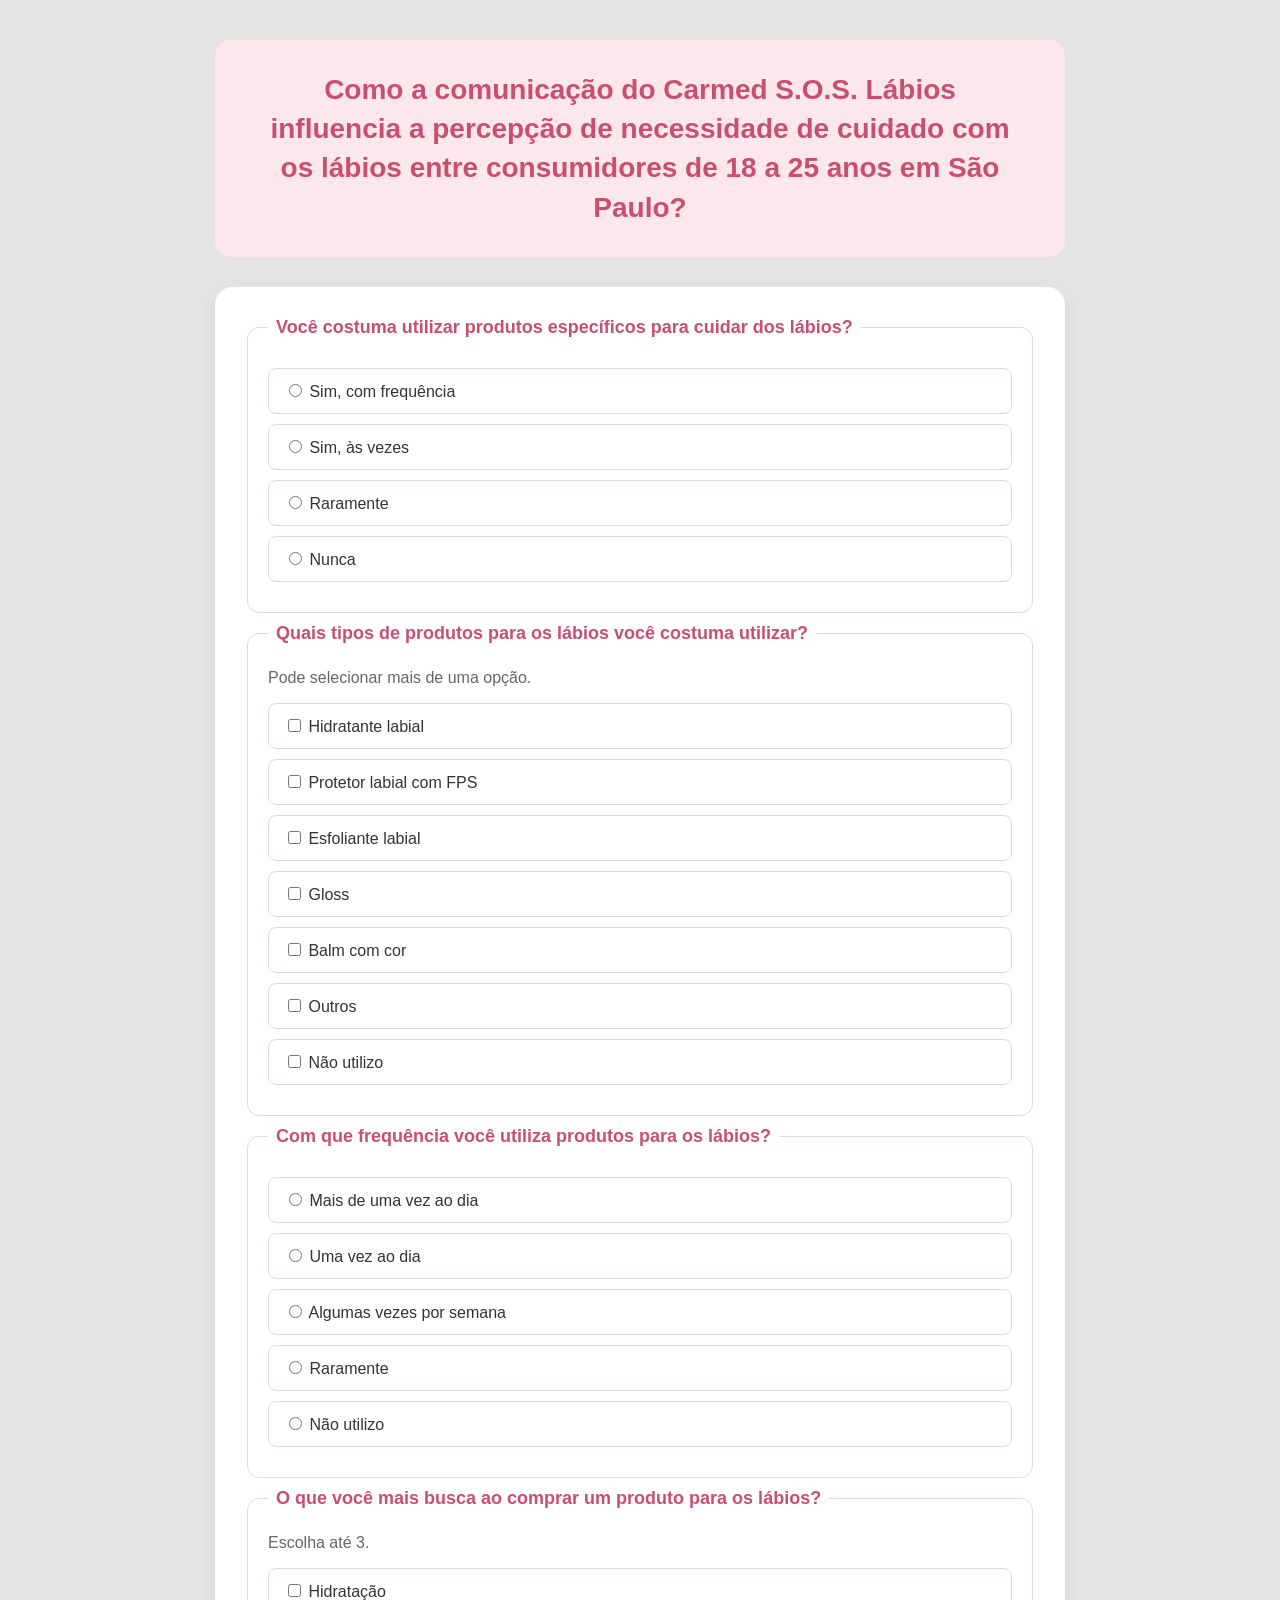
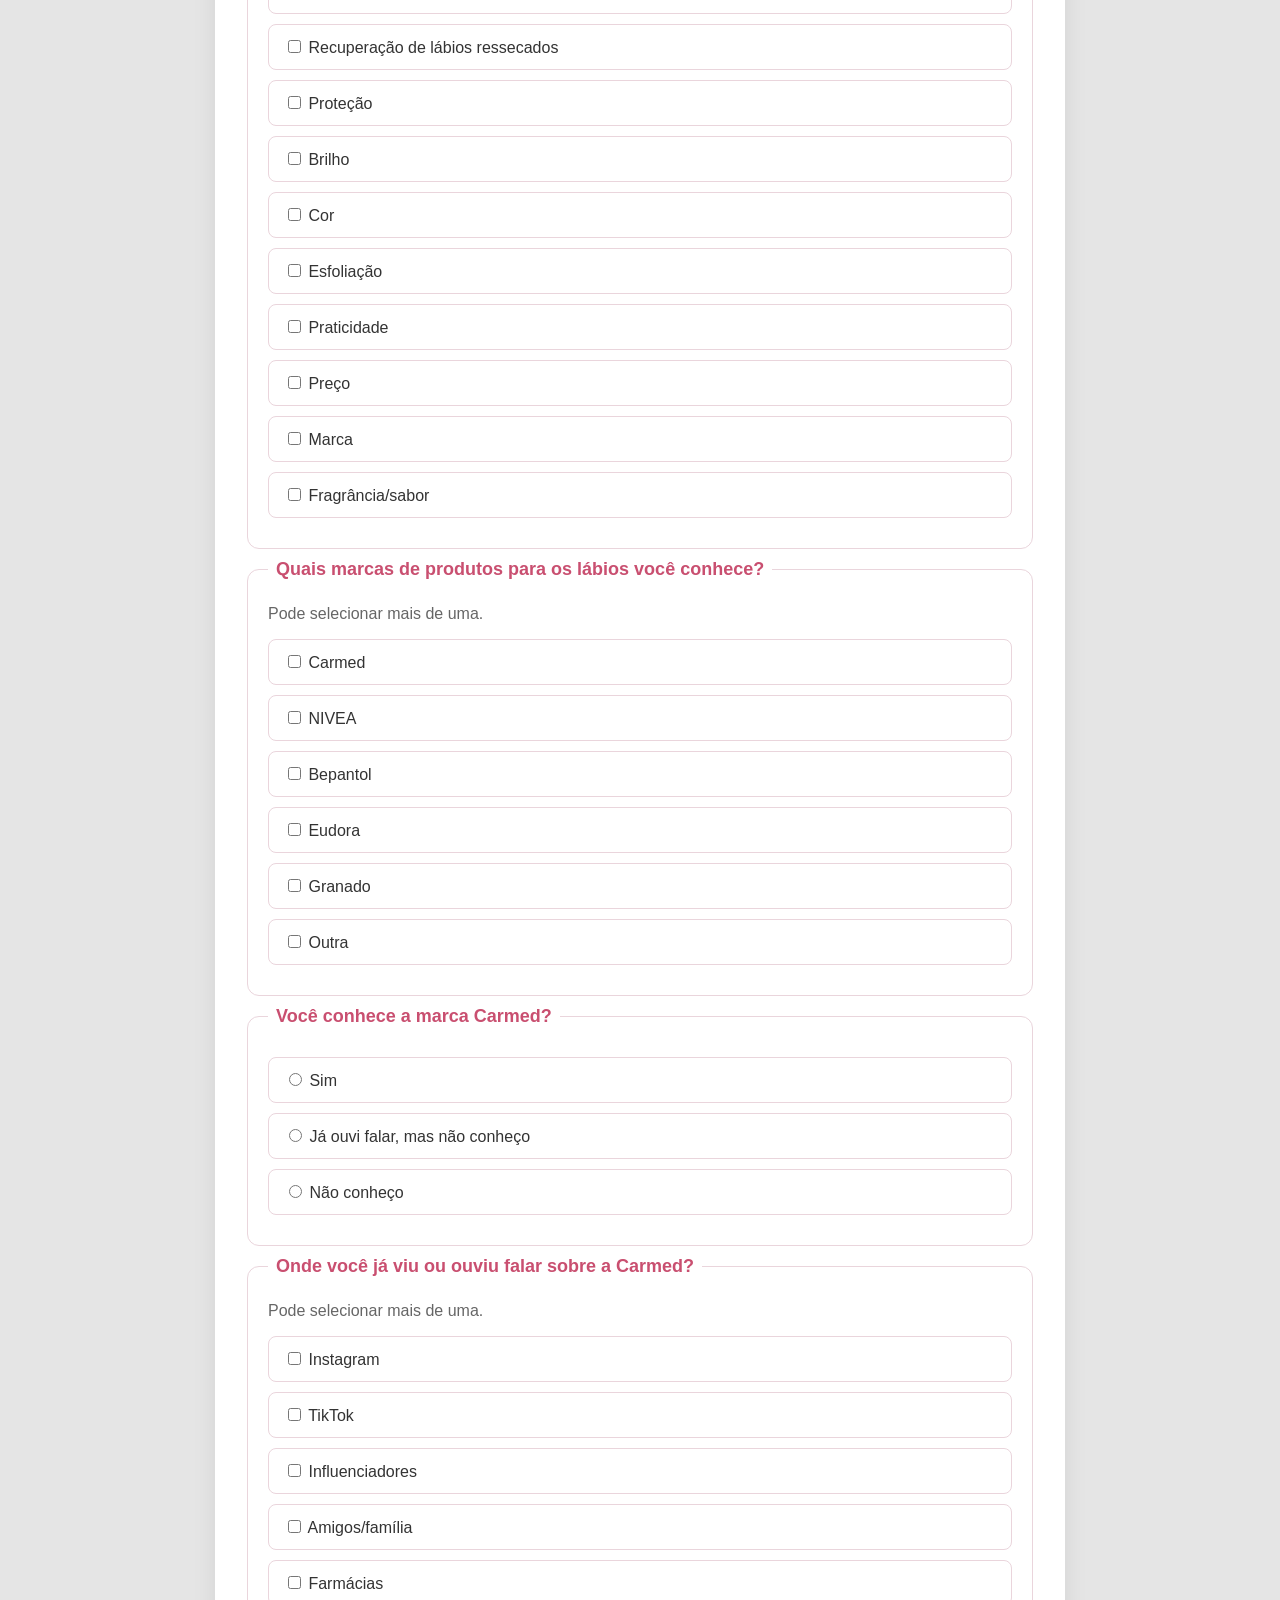
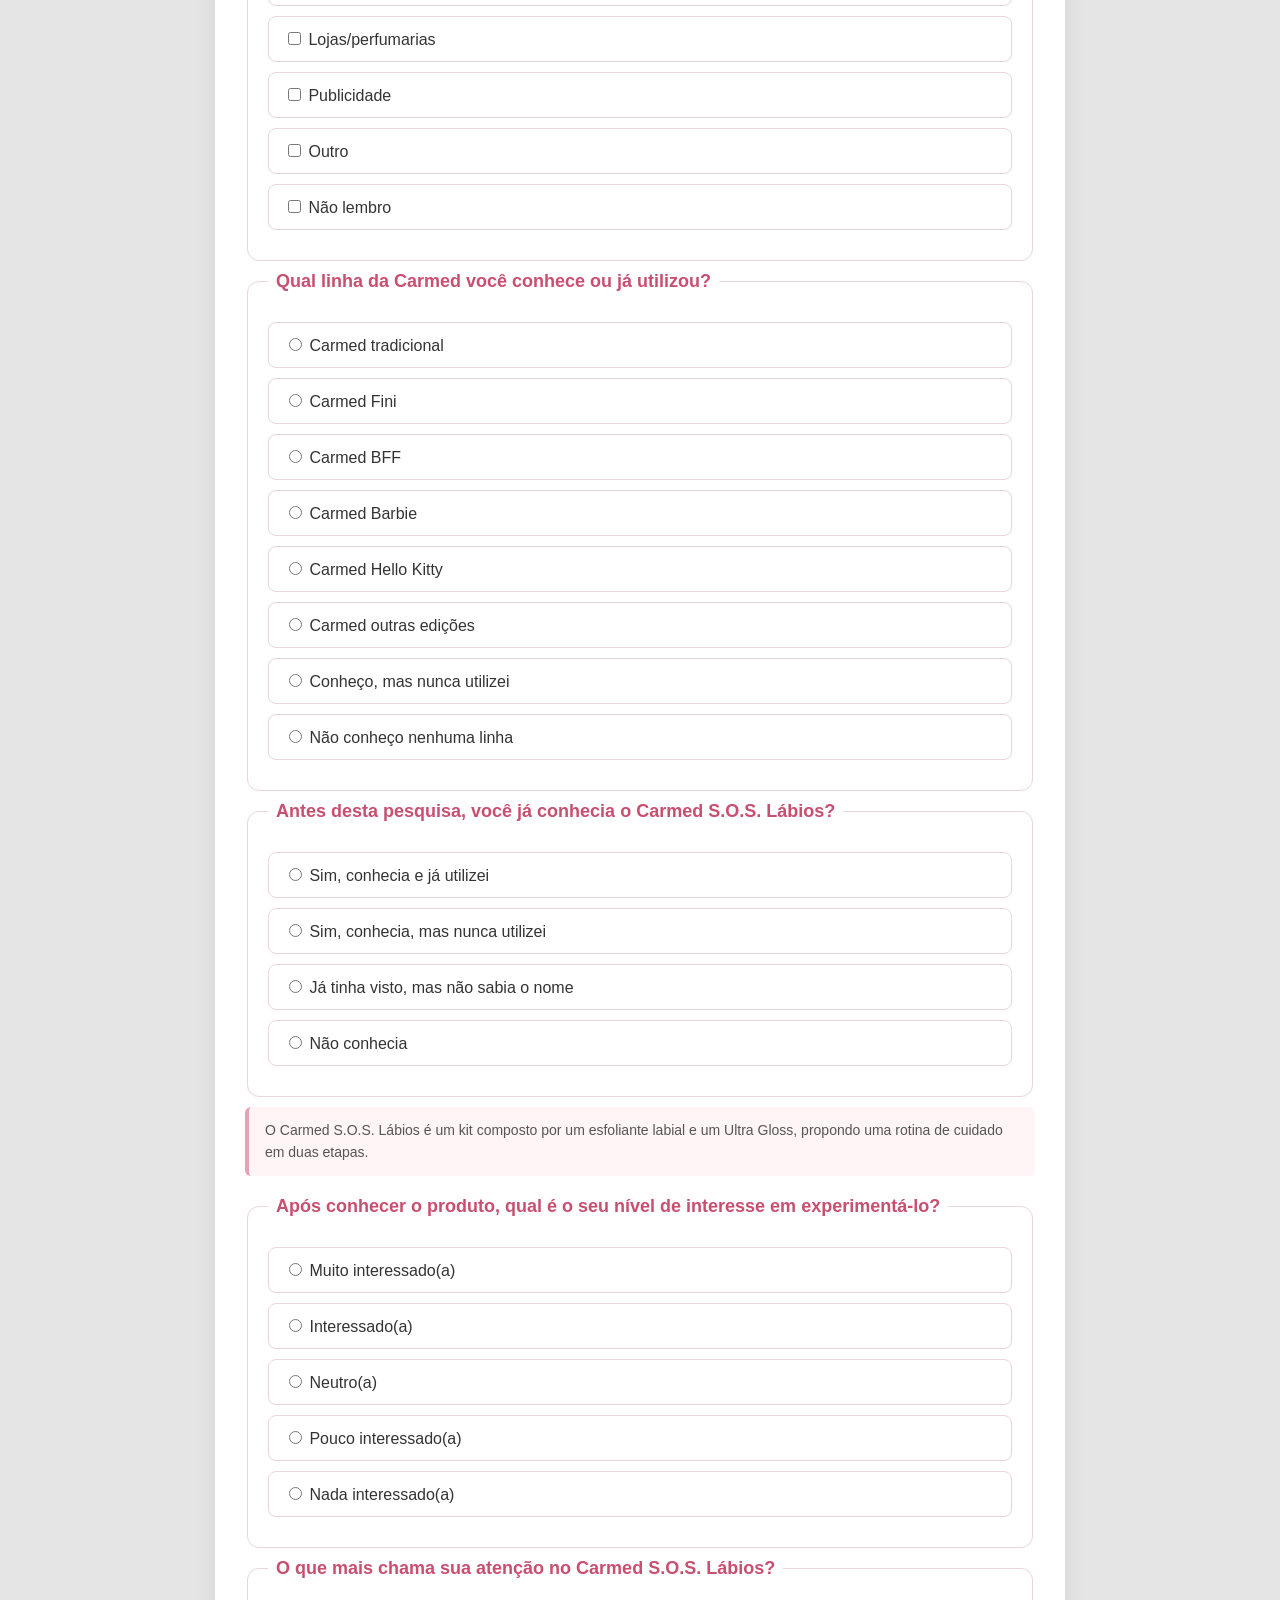
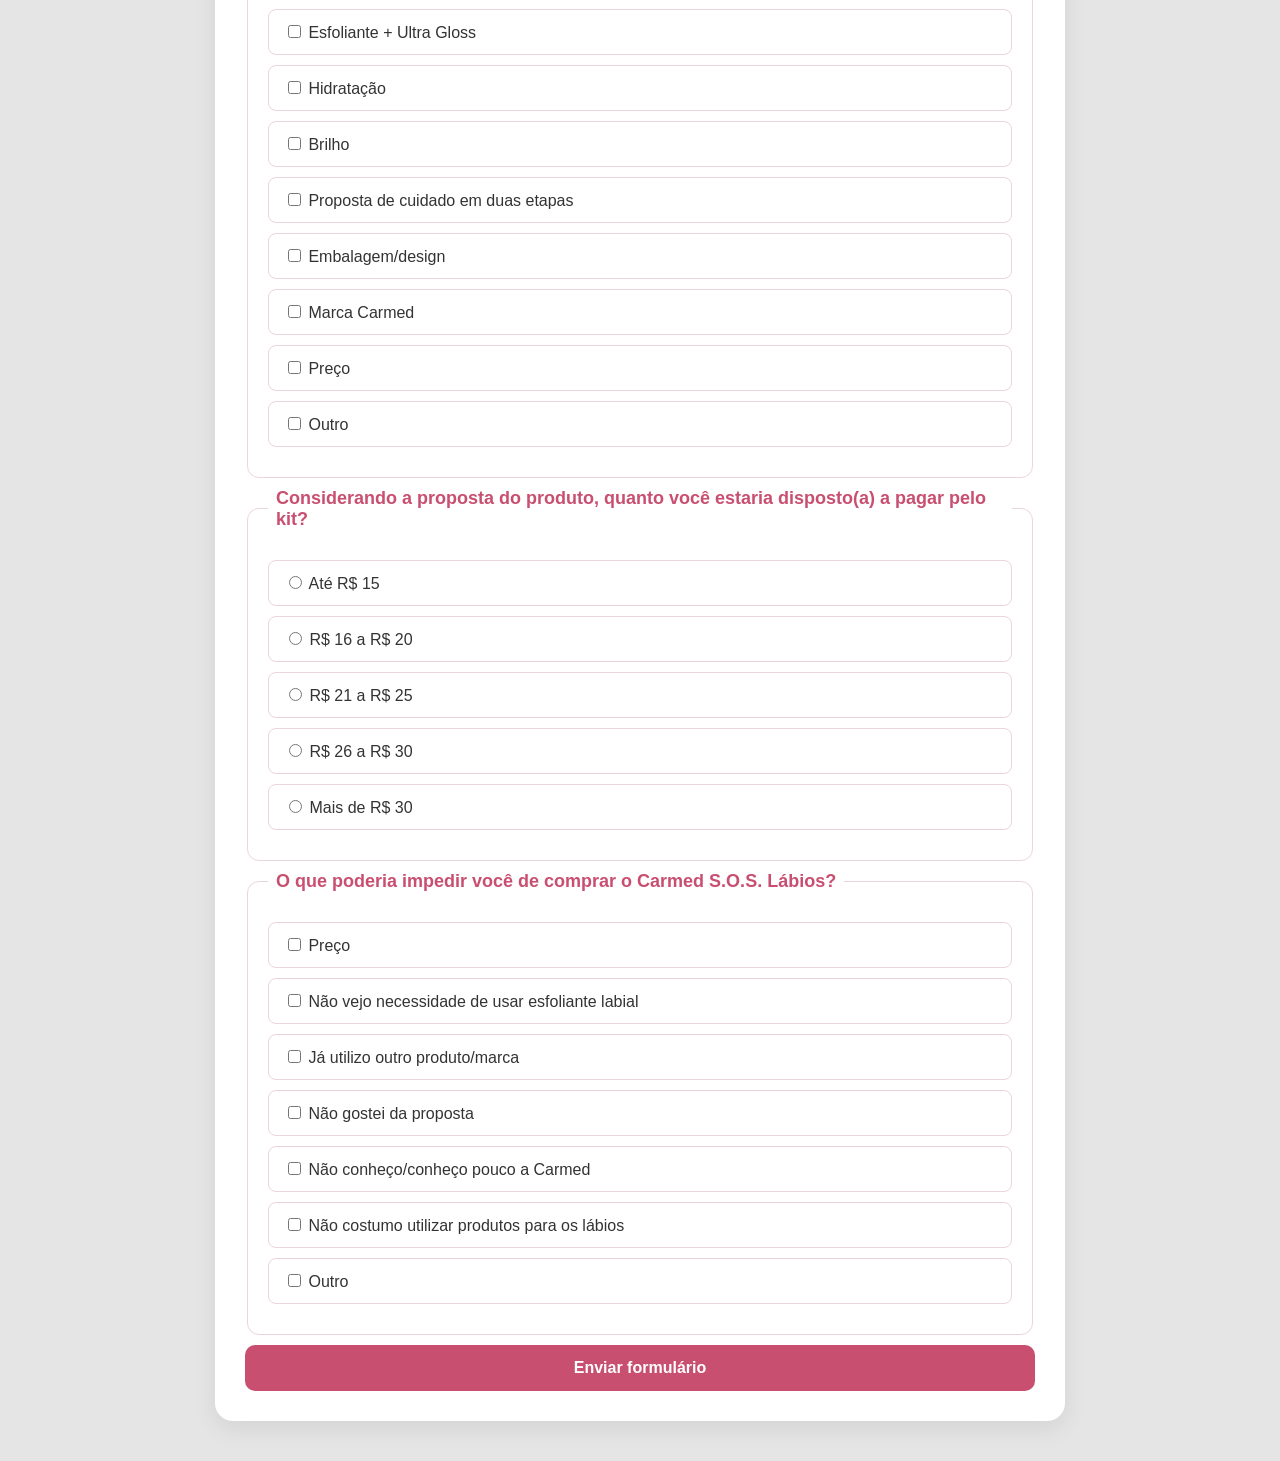
<file: index.html>
<!DOCTYPE html>
<html lang="en">
<head>
    <meta charset="UTF-8">
    <meta name="viewport" content="width=device-width, initial-scale=1.0">
    <title>Formulário Acadêmico</title>


<link rel="stylesheet" href="style.css">



</head>
<body>
    
<!DOCTYPE html>
<html lang="pt-BR">

<head>
    <meta charset="UTF-8">
    <meta name="viewport" content="width=device-width, initial-scale=1.0">
    <title>Formulário Acadêmico</title>

    <style>
        body {
            background-color: #1a1a1a;
            color: #fcfcfc;
            font-family: sans-serif;
        }

        fieldset {
            margin-bottom: 10px;
        }

        label {
            display: block;
            margin: 10px 0;
        }
    </style>

</head>

<body>

    <main>

       <h1>
    Como a comunicação do Carmed S.O.S. Lábios influencia a percepção
    de necessidade de cuidado com os lábios entre consumidores de 18 a 25 anos
    em São Paulo?
</h1>
        <form>

            <!-- PERGUNTA 1 -->
            <fieldset>
                <legend>Você costuma utilizar produtos específicos para cuidar dos lábios?</legend>

                <label>
                    <input type="radio" name="uso_produtos" value="frequencia">
                    Sim, com frequência
                </label>

                <label>
                    <input type="radio" name="uso_produtos" value="as_vezes">
                    Sim, às vezes
                </label>

                <label>
                    <input type="radio" name="uso_produtos" value="raramente">
                    Raramente
                </label>

                <label>
                    <input type="radio" name="uso_produtos" value="nunca">
                    Nunca
                </label>
            </fieldset>


            <!-- PERGUNTA 2 -->
            <fieldset>
                <legend>Quais tipos de produtos para os lábios você costuma utilizar?</legend>

                <p>Pode selecionar mais de uma opção.</p>

                <label>
                    <input type="checkbox" name="tipos_produtos" value="hidratante">
                    Hidratante labial
                </label>

                <label>
                    <input type="checkbox" name="tipos_produtos" value="fps">
                    Protetor labial com FPS
                </label>

                <label>
                    <input type="checkbox" name="tipos_produtos" value="esfoliante">
                    Esfoliante labial
                </label>

                <label>
                    <input type="checkbox" name="tipos_produtos" value="gloss">
                    Gloss
                </label>

                <label>
                    <input type="checkbox" name="tipos_produtos" value="balm">
                    Balm com cor
                </label>

                <label>
                    <input type="checkbox" name="tipos_produtos" value="outros">
                    Outros
                </label>

                <label>
                    <input type="checkbox" name="tipos_produtos" value="nao_utilizo">
                    Não utilizo
                </label>
            </fieldset>


            <!-- PERGUNTA 3 -->
            <fieldset>
                <legend>Com que frequência você utiliza produtos para os lábios?</legend>

                <label>
                    <input type="radio" name="frequencia_uso" value="mais_de_uma">
                    Mais de uma vez ao dia
                </label>

                <label>
                    <input type="radio" name="frequencia_uso" value="uma_vez">
                    Uma vez ao dia
                </label>

                <label>
                    <input type="radio" name="frequencia_uso" value="algumas_semana">
                    Algumas vezes por semana
                </label>

                <label>
                    <input type="radio" name="frequencia_uso" value="raramente">
                    Raramente
                </label>

                <label>
                    <input type="radio" name="frequencia_uso" value="nao_utilizo">
                    Não utilizo
                </label>
            </fieldset>


            <!-- PERGUNTA 4 -->
            <fieldset>
                <legend>O que você mais busca ao comprar um produto para os lábios?</legend>

                <p>Escolha até 3.</p>

                <label>
                    <input type="checkbox" name="objetivos" value="hidratacao">
                    Hidratação
                </label>

                <label>
                    <input type="checkbox" name="objetivos" value="recuperacao">
                    Recuperação de lábios ressecados
                </label>

                <label>
                    <input type="checkbox" name="objetivos" value="protecao">
                    Proteção
                </label>

                <label>
                    <input type="checkbox" name="objetivos" value="brilho">
                    Brilho
                </label>

                <label>
                    <input type="checkbox" name="objetivos" value="cor">
                    Cor
                </label>

                <label>
                    <input type="checkbox" name="objetivos" value="esfoliacao">
                    Esfoliação
                </label>

                <label>
                    <input type="checkbox" name="objetivos" value="praticidade">
                    Praticidade
                </label>

                <label>
                    <input type="checkbox" name="objetivos" value="preco">
                    Preço
                </label>

                <label>
                    <input type="checkbox" name="objetivos" value="marca">
                    Marca
                </label>

                <label>
                    <input type="checkbox" name="objetivos" value="fragrancia">
                    Fragrância/sabor
                </label>
            </fieldset>


            <!-- PERGUNTA 5 -->
            <fieldset>
                <legend>Quais marcas de produtos para os lábios você conhece?</legend>

                <p>Pode selecionar mais de uma.</p>

                <label>
                    <input type="checkbox" name="marcas" value="carmed">
                    Carmed
                </label>

                <label>
                    <input type="checkbox" name="marcas" value="nivea">
                    NIVEA
                </label>

                <label>
                    <input type="checkbox" name="marcas" value="bepantol">
                    Bepantol
                </label>

                <label>
                    <input type="checkbox" name="marcas" value="eudora">
                    Eudora
                </label>

                <label>
                    <input type="checkbox" name="marcas" value="granado">
                    Granado
                </label>

                <label>
                    <input type="checkbox" name="marcas" value="outra">
                    Outra
                </label>
            </fieldset>


            <!-- PERGUNTA 6 -->
            <fieldset>
                <legend>Você conhece a marca Carmed?</legend>

                <label>
                    <input type="radio" name="conhece_carmed" value="sim">
                    Sim
                </label>

                <label>
                    <input type="radio" name="conhece_carmed" value="ja_ouvi">
                    Já ouvi falar, mas não conheço
                </label>

                <label>
                    <input type="radio" name="conhece_carmed" value="nao">
                    Não conheço
                </label>
            </fieldset>


            <!-- PERGUNTA 7 -->
            <fieldset>
                <legend>Onde você já viu ou ouviu falar sobre a Carmed?</legend>

                <p>Pode selecionar mais de uma.</p>

                <label>
                    <input type="checkbox" name="onde_carmed" value="instagram">
                    Instagram
                </label>

                <label>
                    <input type="checkbox" name="onde_carmed" value="tiktok">
                    TikTok
                </label>

                <label>
                    <input type="checkbox" name="onde_carmed" value="influenciadores">
                    Influenciadores
                </label>

                <label>
                    <input type="checkbox" name="onde_carmed" value="amigos_familia">
                    Amigos/família
                </label>

                <label>
                    <input type="checkbox" name="onde_carmed" value="farmacias">
                    Farmácias
                </label>

                <label>
                    <input type="checkbox" name="onde_carmed" value="lojas">
                    Lojas/perfumarias
                </label>

                <label>
                    <input type="checkbox" name="onde_carmed" value="publicidade">
                    Publicidade
                </label>

                <label>
                    <input type="checkbox" name="onde_carmed" value="outro">
                    Outro
                </label>

                <label>
                    <input type="checkbox" name="onde_carmed" value="nao_ lembro">
                    Não lembro
                </label>
            </fieldset>


            <!-- PERGUNTA 8 -->
            <fieldset>
                <legend>Qual linha da Carmed você conhece ou já utilizou?</legend>

                <label>
                    <input type="radio" name="linha_carmed" value="tradicional">
                    Carmed tradicional
                </label>

                <label>
                    <input type="radio" name="linha_carmed" value="fini">
                    Carmed Fini
                </label>

                <label>
                    <input type="radio" name="linha_carmed" value="bff">
                    Carmed BFF
                </label>

                <label>
                    <input type="radio" name="linha_carmed" value="barbie">
                    Carmed Barbie
                </label>

                <label>
                    <input type="radio" name="linha_carmed" value="hello_kitty">
                    Carmed Hello Kitty
                </label>

                <label>
                    <input type="radio" name="linha_carmed" value="outras_edicoes">
                    Carmed outras edições
                </label>

                <label>
                    <input type="radio" name="linha_carmed" value="conheco_nao_utilizei">
                    Conheço, mas nunca utilizei
                </label>

                <label>
                    <input type="radio" name="linha_carmed" value="nao_conheco">
                    Não conheço nenhuma linha
                </label>
            </fieldset>

            <!-- PERGUNTA 11 -->
<fieldset>
    <legend>Antes desta pesquisa, você já conhecia o Carmed S.O.S. Lábios?</legend>

    <label>
        <input type="radio" name="conhecimento_sos_labios" value="conhecia_utilizei">
        Sim, conhecia e já utilizei
    </label>

    <label>
        <input type="radio" name="conhecimento_sos_labios" value="conhecia_nao_utilizei">
        Sim, conhecia, mas nunca utilizei
    </label>

    <label>
        <input type="radio" name="conhecimento_sos_labios" value="viu_nao_sabia">
        Já tinha visto, mas não sabia o nome
    </label>

    <label>
        <input type="radio" name="conhecimento_sos_labios" value="nao_conhecia">
        Não conhecia
    </label>
</fieldset>

<div class="produto-info">
    <p>
        O Carmed S.O.S. Lábios é um kit composto por um esfoliante labial
        e um Ultra Gloss, propondo uma rotina de cuidado em duas etapas.
    </p>
</div>


<!-- PERGUNTA 12 -->
<fieldset>
    <legend>Após conhecer o produto, qual é o seu nível de interesse em experimentá-lo?</legend>

    <label>
        <input type="radio" name="interesse_produto" value="muito_interessado">
        Muito interessado(a)
    </label>

    <label>
        <input type="radio" name="interesse_produto" value="interessado">
        Interessado(a)
    </label>

    <label>
        <input type="radio" name="interesse_produto" value="neutro">
        Neutro(a)
    </label>

    <label>
        <input type="radio" name="interesse_produto" value="pouco_interessado">
        Pouco interessado(a)
    </label>

    <label>
        <input type="radio" name="interesse_produto" value="nada_interessado">
        Nada interessado(a)
    </label>
</fieldset>


<!-- PERGUNTA 13 -->
<fieldset>
    <legend>O que mais chama sua atenção no Carmed S.O.S. Lábios?</legend>

    <label>
        <input type="checkbox" name="atencao_produto" value="esfoliante_gloss">
        Esfoliante + Ultra Gloss
    </label>

    <label>
        <input type="checkbox" name="atencao_produto" value="hidratacao">
        Hidratação
    </label>

    <label>
        <input type="checkbox" name="atencao_produto" value="brilho">
        Brilho
    </label>

    <label>
        <input type="checkbox" name="atencao_produto" value="duas_etapas">
        Proposta de cuidado em duas etapas
    </label>

    <label>
        <input type="checkbox" name="atencao_produto" value="embalagem">
        Embalagem/design
    </label>

    <label>
        <input type="checkbox" name="atencao_produto" value="marca">
        Marca Carmed
    </label>

    <label>
        <input type="checkbox" name="atencao_produto" value="preco">
        Preço
    </label>

    <label>
        <input type="checkbox" name="atencao_produto" value="outro">
        Outro
    </label>
</fieldset>

<!-- PERGUNTA 14 -->
<fieldset>
    <legend>Considerando a proposta do produto, quanto você estaria disposto(a) a pagar pelo kit?</legend>

    <label>
        <input type="radio" name="preco_aceitavel" value="ate_15">
        Até R$ 15
    </label>

    <label>
        <input type="radio" name="preco_aceitavel" value="16_20">
        R$ 16 a R$ 20
    </label>

    <label>
        <input type="radio" name="preco_aceitavel" value="21_25">
        R$ 21 a R$ 25
    </label>

    <label>
        <input type="radio" name="preco_aceitavel" value="26_30">
        R$ 26 a R$ 30
    </label>

    <label>
        <input type="radio" name="preco_aceitavel" value="mais_30">
        Mais de R$ 30
    </label>
</fieldset>


<!-- PERGUNTA 15 -->
<fieldset>
    <legend>O que poderia impedir você de comprar o Carmed S.O.S. Lábios?</legend>

    <label>
        <input type="checkbox" name="impedimentos_compra" value="preco">
        Preço
    </label>

    <label>
        <input type="checkbox" name="impedimentos_compra" value="sem_necessidade_esfoliante">
        Não vejo necessidade de usar esfoliante labial
    </label>

    <label>
        <input type="checkbox" name="impedimentos_compra" value="outra_marca">
        Já utilizo outro produto/marca
    </label>

    <label>
        <input type="checkbox" name="impedimentos_compra" value="nao_gostei">
        Não gostei da proposta
    </label>

    <label>
        <input type="checkbox" name="impedimentos_compra" value="pouco_conhecimento">
        Não conheço/conheço pouco a Carmed
    </label>

    <label>
        <input type="checkbox" name="impedimentos_compra" value="nao_utilizo">
        Não costumo utilizar produtos para os lábios
    </label>

    <label>
        <input type="checkbox" name="impedimentos_compra" value="outro">
        Outro
    </label>
</fieldset>



            <button type="submit">Enviar formulário</button>

        </form>

    </main>

</body>

</html>
</file>
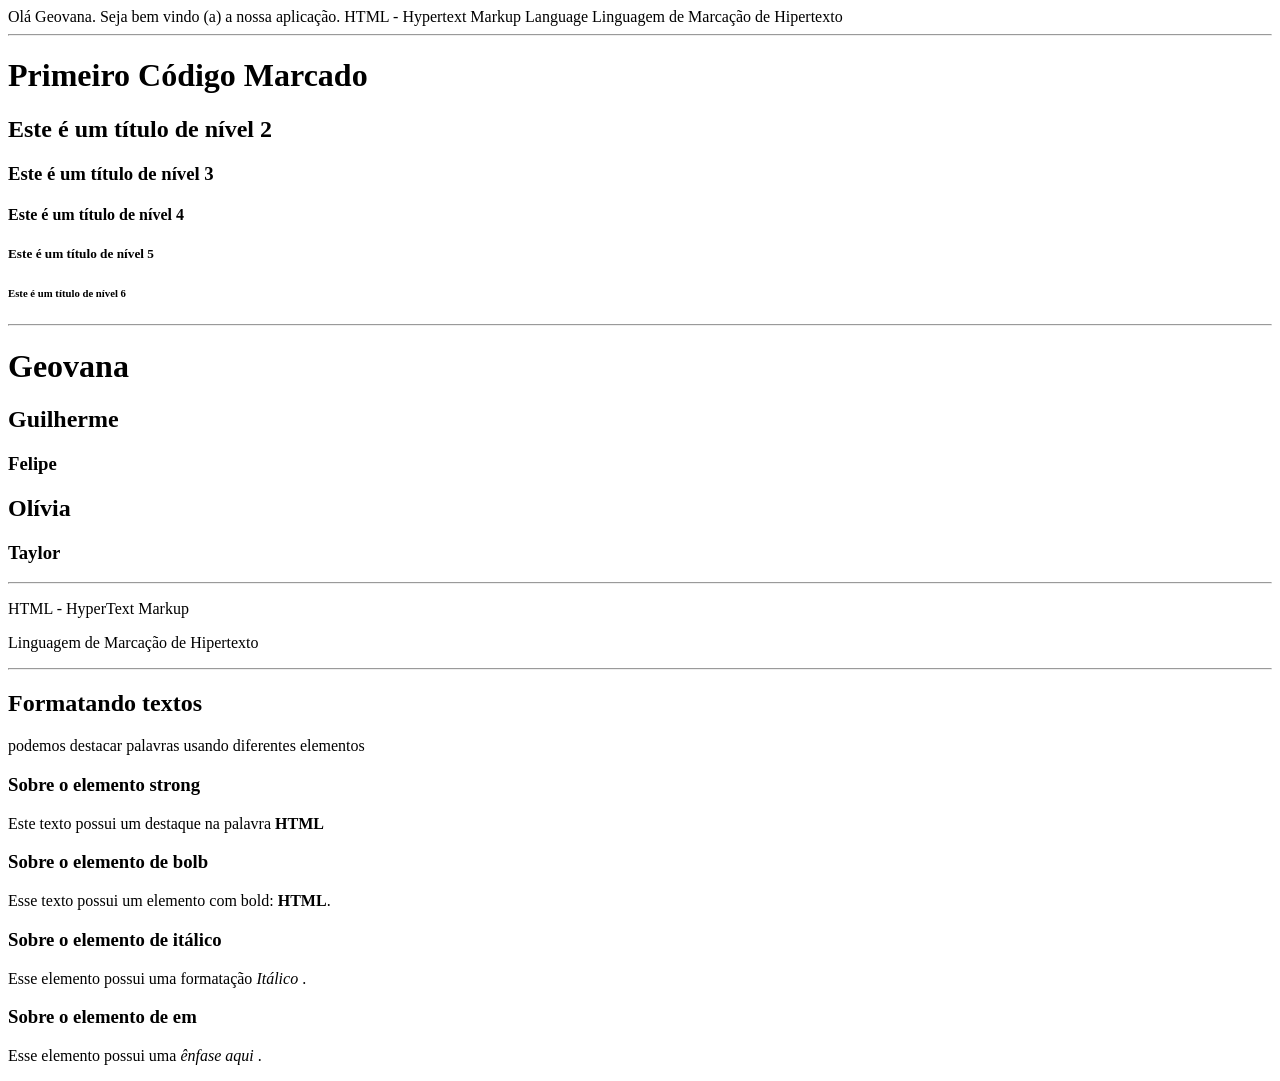
<file: 01-elementos-textuais.html>
<!DOCTYPE html>
<html lang="pt-br">
<head>
    <meta charset="UTF-8">
    <meta name="viewport" content="width=device-width, initial-scale=1.0">
    <title>01 - elemento textuais</title>
</head>
<body>
    Olá Geovana. Seja bem vindo (a) a nossa aplicação.

HTML - Hypertext Markup Language
Linguagem de Marcação de Hipertexto
<!-- Hipertexto - texto marcado em azul para pesquisa de outro conteúdo -->

<!-- H1: Título -->
 <hr>
<h1> Primeiro Código Marcado </h1>
<h2> Este é um título de nível 2</h2>
<h3> Este é um título de nível 3</h3>
<h4> Este é um título de nível 4</h4>
<h5> Este é um título de nível 5</h5>
<h6> Este é um título de nível 6</h6>

<hr>
<h1>Geovana</h1>
<h2>Guilherme</h2>
<h3>Felipe</h3>

<h2> Olívia </h2>
<h3>Taylor</h3>

<hr>
<!-- serve para traçar, não possui conteúdo interno (nao tem tag de fechamento ex: hr/hr) -->
    <p> HTML - HyperText Markup </p>
    <p> Linguagem de Marcação de Hipertexto</p>
<!-- P - Parágrafo -->
 <!-- HTML - linguage de marcação porque todo o que voce colocar na tela vai precisar de algum elemento.  -->

 <hr>
 <h2> Formatando textos</h2>
<p>podemos destacar palavras usando diferentes elementos</p>

<h3>Sobre o elemento strong</h3>
<P> Este texto possui um destaque na palavra <strong> HTML </strong> </P>

<H3> Sobre o elemento de bolb </H3>
<p>Esse texto possui um elemento com bold: <b>HTML</b>. </p>
<!-- Strong- palavra muito importante que precisa estar em destaque (valor semantico)/ o bold que é um recurso de estilo visual. -->

<h3> Sobre o elemento de itálico</h3>
<p> Esse elemento possui uma formatação <i> Itálico </i>. </p>
<!-- o "I" serve para deixar a palavra inclinada (tem valor decorativo) -->

<h3> Sobre o elemento de em </h3>
<p> Esse elemento possui uma <em> ênfase aqui </em>.</p>
<!-- EM/EMPHASIS - representa enfase semantica, ou seja, informa para o navegador que aquele elemento precisa de atenção. -->

</body>

</html>
</file>
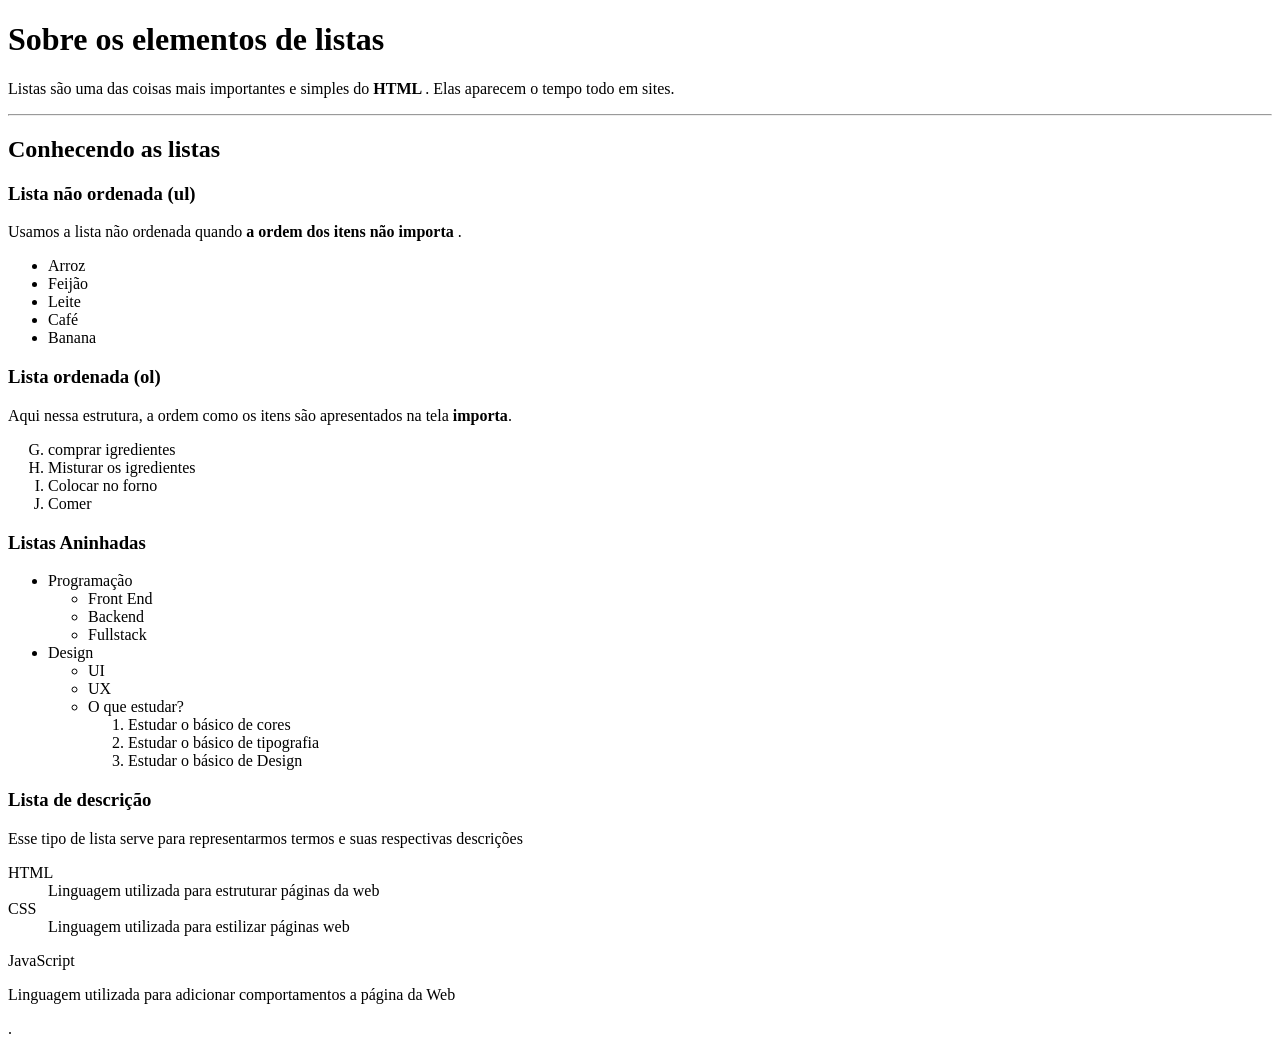
<file: 02-listas.html>
<!DOCTYPE html>
<html lang="pt-br">
<head>
    <meta charset="UTF-8">
    <meta name="viewport" content="width=device-width, initial-scale=1.0">
    <title>Listas do HTML</title>
</head>

<body>
 <h1>Sobre os elementos de listas</h1>
 <p> Listas são uma das coisas mais importantes e simples do <STROng> HTML </strong>. Elas aparecem o tempo todo em sites. </p>   

<hr>
<h2> Conhecendo as listas </h2>

<h3>Lista não ordenada (ul) </h3>
<p> Usamos a lista não ordenada quando <strong> a ordem dos itens não importa</strong> . </p>

<!-- ul = unordered list/lista não ordenada -->
<ul>
    <!-- LI- Itens da Lista -->
    <li> Arroz </li>
    <li> Feijão </li>
    <li> Leite </li>
    <li> Café </li>
    <li> Banana </li>
</ul>

<h3>Lista ordenada (ol) </h3>
<p> Aqui nessa estrutura, a ordem como os itens são apresentados na tela <strong>importa</strong>. </p>
<!-- para mudar a categoria numero para letra, basta acessar o OL/espaço/digitar "type" e para definir por qual sequencia começar, ao lado do "type" inserir "start"porem colocar o numero da sequencia do alfabeto-->
<ol type="A" start="7" >
    <li> comprar igredientes </li>
    <li> Misturar os igredientes</li>
    <li> Colocar no forno </li>
    <li> Comer </li>
</ol>

<h3> Listas Aninhadas </h3>
<!-- Aninhada: elemento dentro do outro -->
<ul>
<li>
Programação
<ul>
<li>Front End</li>
<li> Backend</li>
<li>Fullstack</li>
</ul>
</li>

<li>
Design
<ul>
    <li>UI</li>
    <li>UX</li>
    <LI>
        O que estudar?
<OL>
<lI> Estudar o básico de cores </lI>
<li> Estudar o básico de tipografia</li>
<li> Estudar o básico de Design </li>
</OL>



    </LI>
</ul>
</li>
</ul>




<H3>Lista de descrição</H3>
<p> Esse tipo de lista serve para representarmos termos e suas respectivas descrições </p>
<!-- Dl/description list - lista de descrição -->
<dl>
<dt>HTML</dt>
<!-- dt - data term -->
<dd>Linguagem utilizada para estruturar páginas da web</dd>
<!-- dd - data description -->

<dt>CSS</dt>
<dd>Linguagem utilizada para estilizar páginas web</dd>
<!-- ou seja, DT: assunto DD: Descrição -->
</dl>

<dt>JavaScript</dt>
<dl>Linguagem utilizada para adicionar comportamentos a página da Web</dl>.
<!-- pagina da web: html -->

</body>

</html>
</file>
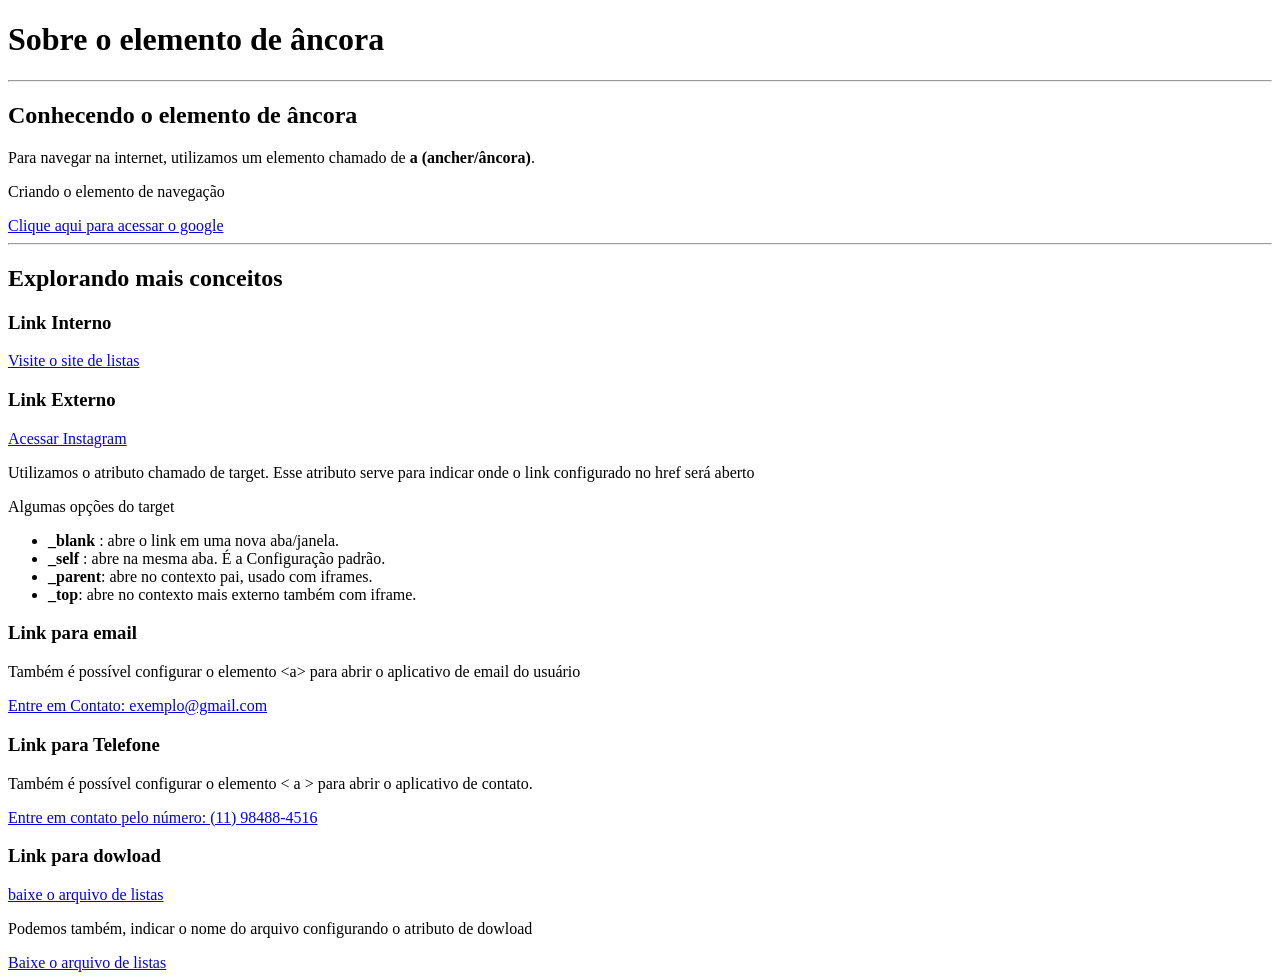
<file: 03-links.html>
<!DOCTYPE html>
<html lang="pt-br">
<head>
    <meta charset="UTF-8">
    <meta name="viewport" content="width=device-width, initial-scale=1.0">
    <title>Links</title>
</head>

<body>

    <h1> Sobre o elemento de âncora </h1>
    <hr>

    <h2> Conhecendo o elemento de âncora </h2>
    <p>Para navegar na internet, utilizamos um elemento chamado de <strong>a (ancher/âncora)</strong>. </p>
    
<p>Criando o elemento de navegação</p>

<!-- href = H: hyperlink/ REF: referencia de hipertexto-->
<a href="https://google.com" target="_blank"> Clique aqui para acessar o google </a>

<hr>
<h2>Explorando mais conceitos</h2>
<!-- Link Externo: link que navega para fora do seu site/ Link interno: link que navega para dentro do seu site -->

<h3>Link Interno</h3>
<a href="02-listas.html" target="_blank" >Visite o site de listas</a>
<!-- CTRL + BARRA DE ESPAÇO PARA O LINK -->

<h3> Link Externo </h3>
<a href="https://instagram.com" target="`_blank" > Acessar Instagram </a>
<!-- blank para acessar link externo sem sair da sua página -->

<p>Utilizamos o atributo chamado de target. Esse atributo serve para indicar onde o link configurado no href será aberto</p>
<p>Algumas opções do target</p>

<ul>
    <li> <strong> _blank </strong>: abre o link em uma nova aba/janela. </li>
    <li> <strong> _self </strong>: abre na mesma aba. É a Configuração padrão. </li>
    <li> <strong>_parent</strong>: abre no contexto pai, usado com iframes.</li>
    <li> <strong>_top</strong>: abre no contexto mais externo também com iframe.</li>
</ul>

<h3> Link para email </h3>
<p> Também é possível configurar o elemento &lt;a&gt; para abrir o aplicativo de email do usuário</p>
<!-- &alt e &gt (maior que e menor que) -->
 <a href="mailto:geovananascimentocosta08@gmsil.com"> Entre em Contato: exemplo@gmail.com</a>
<!-- mailto (mail to) -->

<h3> Link para Telefone </h3>
<p>Também é possível configurar o elemento &lt; a &gt; para abrir o aplicativo de contato. </p>
<a href="tel: 1198488-4516"> Entre em contato pelo número: (11) 98488-4516</a>

<h3> Link para dowload </h3>
<a href="02-listas.jpeg" download=""> baixe o arquivo de listas </a>

<p>Podemos também, indicar o nome do arquivo configurando o atributo de dowload</p>
<a href="02-listas.html" download=""  >Baixe o arquivo de listas </a>




</body>


</html>
</file>
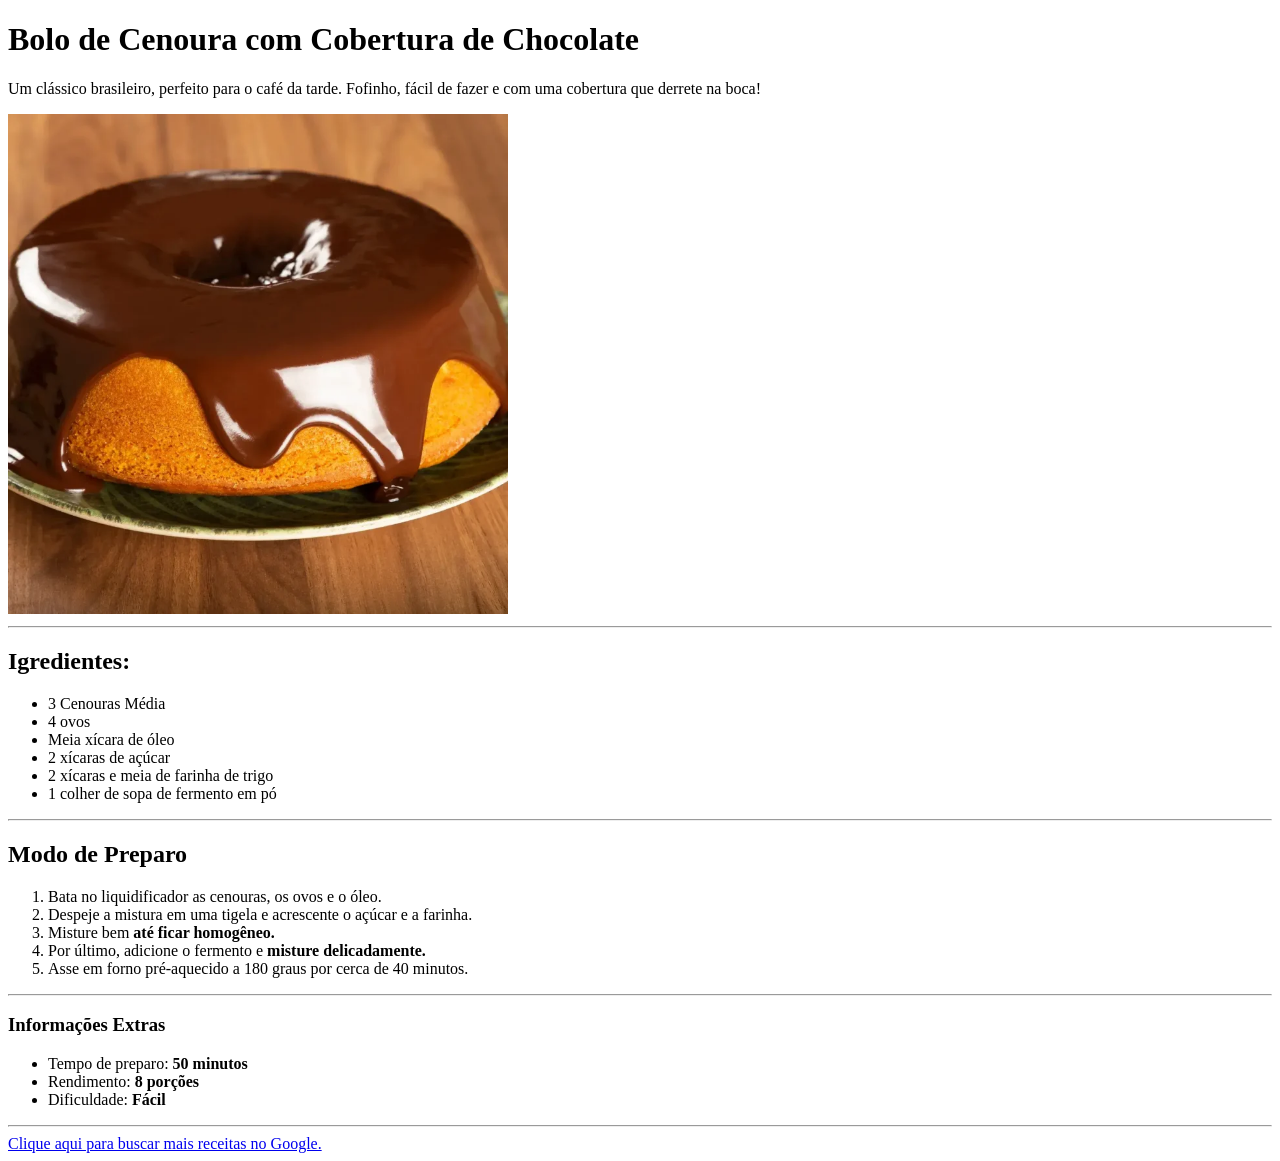
<file: 05-atividade.html>
<!DOCTYPE html>
<html lang="pt-br">
<head>
    <meta charset="UTF-8">
    <meta name="viewport" content="width=device-width, initial-scale=1.0">
    <title>Atividade Receita Bolo</title>
</head>
<body>
    <h1>Bolo de Cenoura com Cobertura de Chocolate</h1>
    
    <p>Um clássico brasileiro, perfeito para o café da tarde. Fofinho, fácil de fazer e com uma cobertura que derrete na boca!</p>

    <img src="Bolo-de-cenoura-S-768x768.webp" alt= "deliciosa bolo de cenoura com cobertura de chocolate redondo, fofinho e macio" height="500">
         
<hr>
        <h2> <strong>Igredientes:</strong> </h2>
        <ul>
<li>3 Cenouras Média </li>
<li>4 ovos </li>
<li>Meia xícara de óleo</li>
<li>2 xícaras de açúcar</li>
<li>2 xícaras e meia de farinha de trigo</li>
<li> 1 colher de sopa de fermento em pó</li></ul>
<hr>

<h2>Modo de Preparo</h2>
<ol>
<li>Bata no liquidificador as cenouras, os ovos e o óleo.</li>
<li>Despeje a mistura em uma tigela e acrescente o açúcar e a farinha.</li>
<li>Misture bem <strong>até ficar homogêneo.</strong></li>
<li>Por último, adicione o fermento e <strong>misture delicadamente.</strong></li>
<li>Asse em forno pré-aquecido a 180 graus por cerca de 40 minutos.</li>
</ol>

<hr>

<h3>Informações Extras</h3>

<ul>
<li> Tempo de preparo: <strong>50 minutos</strong>  </li>
<li>Rendimento: <strong> 8 porções </strong></li>
<li>Dificuldade: <strong>Fácil</strong> </li>
</ul>
<hr>

<a href="https://receitinhadavovo.com.br/">Clique aqui para buscar mais receitas no Google.</a>
    
</body>
</html>
</file>
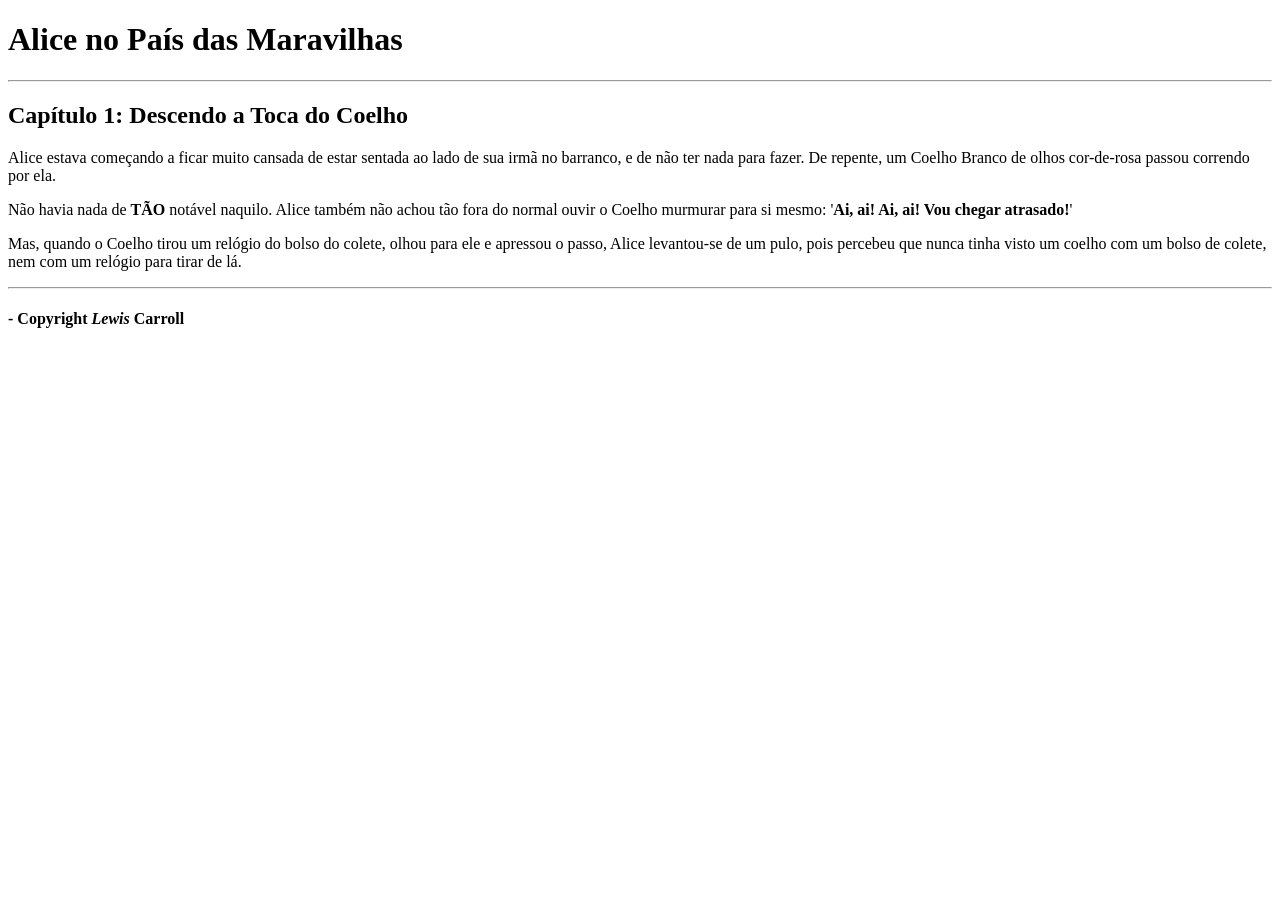
<file: 06-atividade.html>
<!DOCTYPE html>
<html lang="pt-br">
<head>
    <meta charset="UTF-8">
    <meta name="viewport" content="width=device-width, initial-scale=1.0">
    <title>Atividade Texto</title>
</head>
<body>
<h1>Alice no País das Maravilhas</h1> 
   <hr>
   <h2>Capítulo 1: Descendo a Toca do Coelho</h2>

   <p>Alice estava começando a ficar muito cansada de estar sentada ao lado de sua irmã no barranco, e de não ter nada para fazer. De repente, um Coelho Branco de olhos cor-de-rosa passou correndo por ela.</p>

   <p>Não havia nada de <strong>TÃO</strong> notável naquilo. Alice também não achou tão fora do normal ouvir o Coelho murmurar para si mesmo: '<strong>Ai, ai! Ai, ai! Vou chegar atrasado!</strong>'</p>

   <p>Mas, quando o Coelho tirou um relógio do bolso do colete, olhou para ele e apressou o passo, Alice levantou-se de um pulo, pois percebeu que nunca tinha visto um coelho com um bolso de colete, nem com um relógio para tirar de lá.</p>
<hr>
<h4>
- Copyright <i>Lewis</i> Carroll </h4>
</body>
</html>
</file>
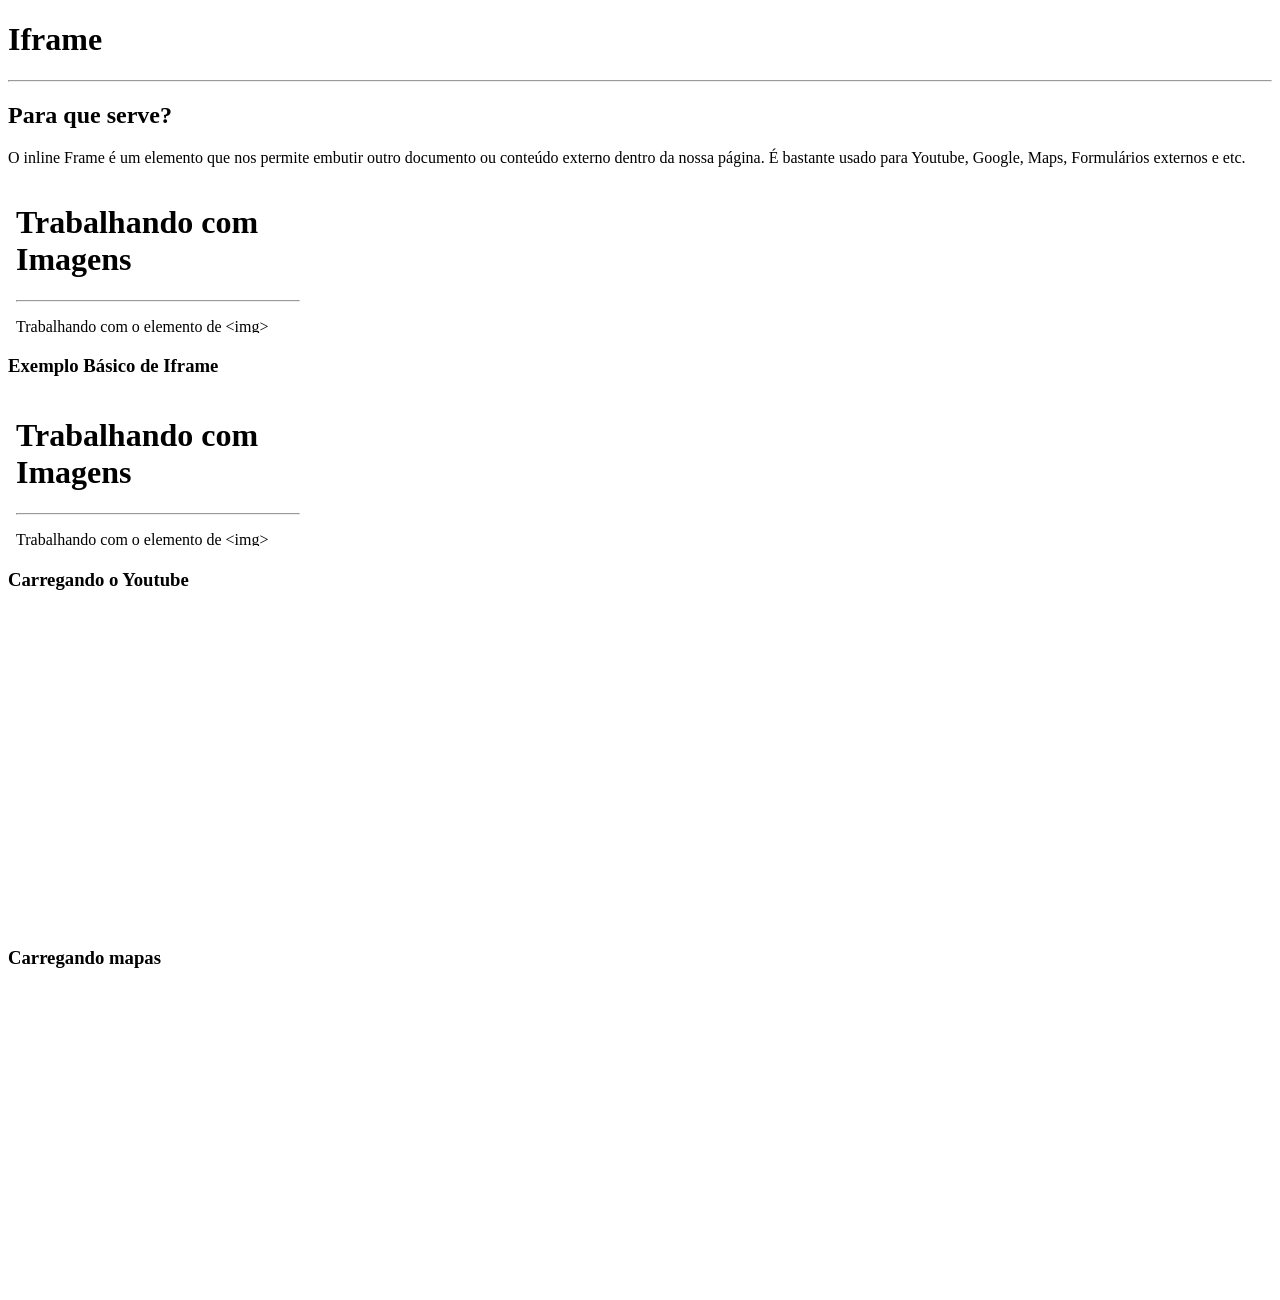
<file: 07-Iframe.html>
<!DOCTYPE html>
<html lang="pt-br">
<head>
    <meta charset="UTF-8">
    <meta name="viewport" content="width=device-width, initial-scale=1.0">
    <meta name="description" content="Site sobre elemento Iframe. Inlaine Frame para embutir outros sites">
    <title> Sobre Iframes</title>
</head>
<body>
 <h1> Iframe </h1>   
 <hr>

 <h2> Para que serve?</h2>
 <p>O inline Frame é um elemento que nos permite embutir outro documento ou conteúdo externo dentro da nossa página. É bastante usado para Youtube, Google, Maps, Formulários externos e etc. </p>


 <iframe src="04-imagens.htm" frameborder="0"></iframe>

 <h3>Exemplo Básico de Iframe</h3>
 <iframe src="04-imagens.htm" frameborder="0"></iframe>

<h3>Carregando o Youtube</h3>
<iframe width="560" height="315" src="https://www.youtube.com/embed/I6OeAufKDBg?si=iNtSirj4BYE-tfFV" title="YouTube video player Logical Olivia Rodrigo" frameborder="0" allow="accelerometer; autoplay; clipboard-write; encrypted-media; gyroscope; picture-in-picture; web-share" referrerpolicy="strict-origin-when-cross-origin" allowfullscreen></iframe>
<!-- frameborder - bordas -->
<!-- Allowfullscreen- tela cheia -->

<h3>Carregando mapas</h3>

<iframe src="https://www.google.com/maps/embed?pb=!1m18!1m12!1m3!1d1827.4664020582875!2d-46.64467916441767!3d-23.64257737494796!2m3!1f0!2f0!3f0!3m2!1i1024!2i768!4f13.1!3m3!1m2!1s0x94ce5ae931b5a973%3A0x352224644fb9e8d1!2sAv.%20Eng.%20George%20Corbisier%2C%20692%20-%20Jabaquara%2C%20S%C3%A3o%20Paulo%20-%20SP%2C%2004345-000!5e0!3m2!1spt-BR!2sbr!4v1790179758133!5m2!1spt-BR!2sbr" width="400" height="300" style="border:0;" allowfullscreen="" loading="lazy" referrerpolicy="strict-origin-when-cross-origin"></iframe>


</body>
</html>
</file>
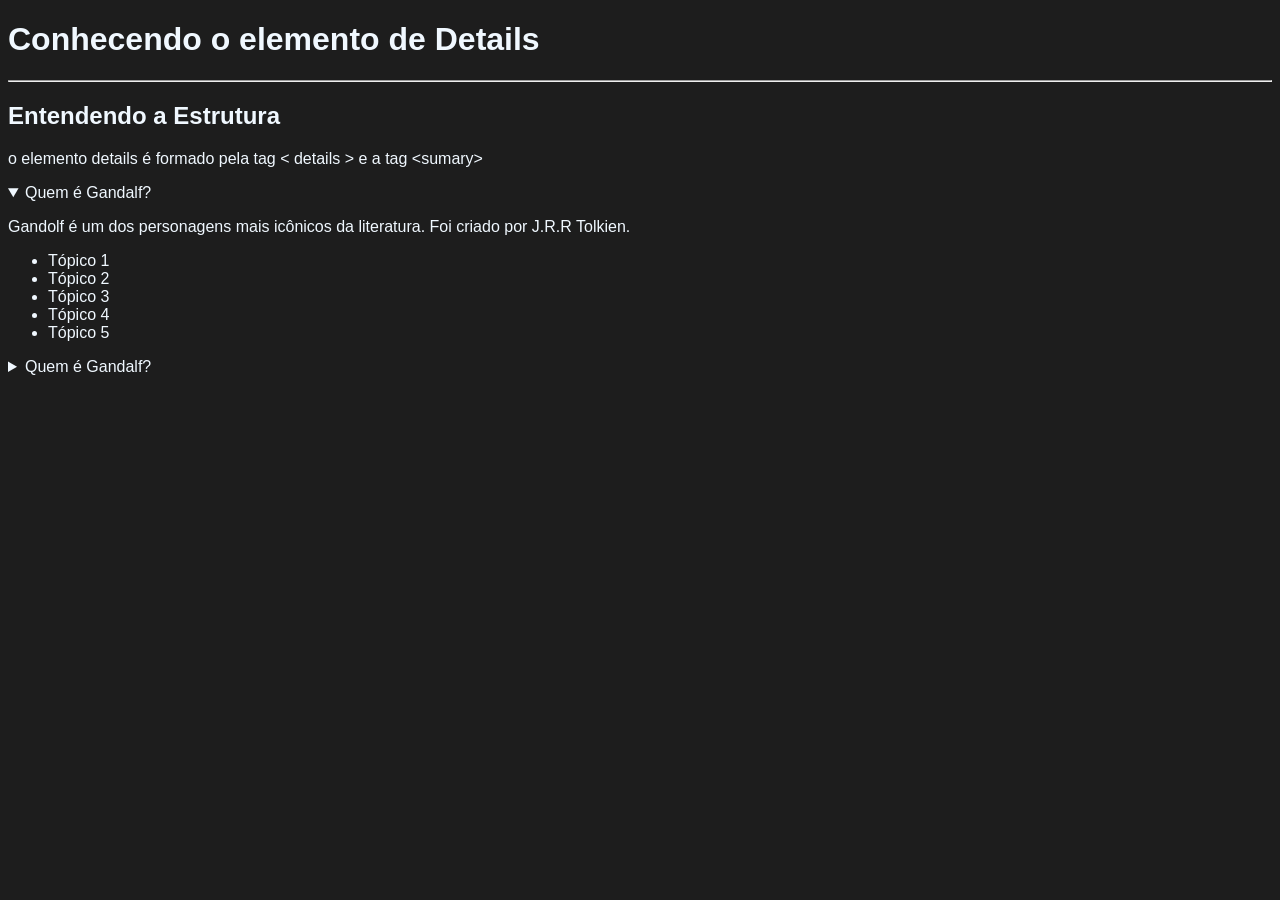
<file: 08-detalhes.html>
<!DOCTYPE html>
<html lang="pt-br">
<head>
    <meta charset="UTF-8">
    <meta name="viewport" content="width=device-width, initial-scale=1.0">
    <meta name="description" content="Sobre o elemento de details do HTMLS semântico."> 
   
   
    <title>Sobre Details</title>
<!-- style vai definir a cor que o fundo do seu site irá ficar -->
<style>
    body {
        background-color: #1d1d1d;
  color: aliceblue;
  font-family: sans-serif;
  }
</style>

</head>



<body>
    <h1> Conhecendo o elemento de Details</h1>
    <hr>

    <h2> Entendendo a Estrutura </h2>
    <p> o elemento details é formado pela tag &lt; details &gt; e a tag &lt;sumary&gt; </p>
    
<details name="faq" open >
<!-- ao colocar a opção 'open'o conteúdo já ficar aberto na página -->
    <summary> Quem é Gandalf?
    </summary>
    <p>Gandolf é um dos personagens mais icônicos da literatura. Foi criado por J.R.R Tolkien. </p>

    <ul>
<li>Tópico 1</li>
<li>Tópico 2</li>
<li>Tópico 3</li>
<li>Tópico 4</li>
<li>Tópico 5 </li>
    </ul>

</details>


<details name="faq" >
    <summary> Quem é Gandalf?</summary>

<p>Gandalf é um dos personagens mais icônicos da literatura. Foi criado por J.R.R Tolkien. </p>
<ul>
<li>Tópico 1</li>
<li>Tópico 2</li>
<li>Tópico 3</li>
<li>Tópico 4</li>
<li>Tópico 5</li>
</ul>
<!-- (details name faq serve para abrir um e fechar o outro) -->
</details>

</body>
</html>
</file>
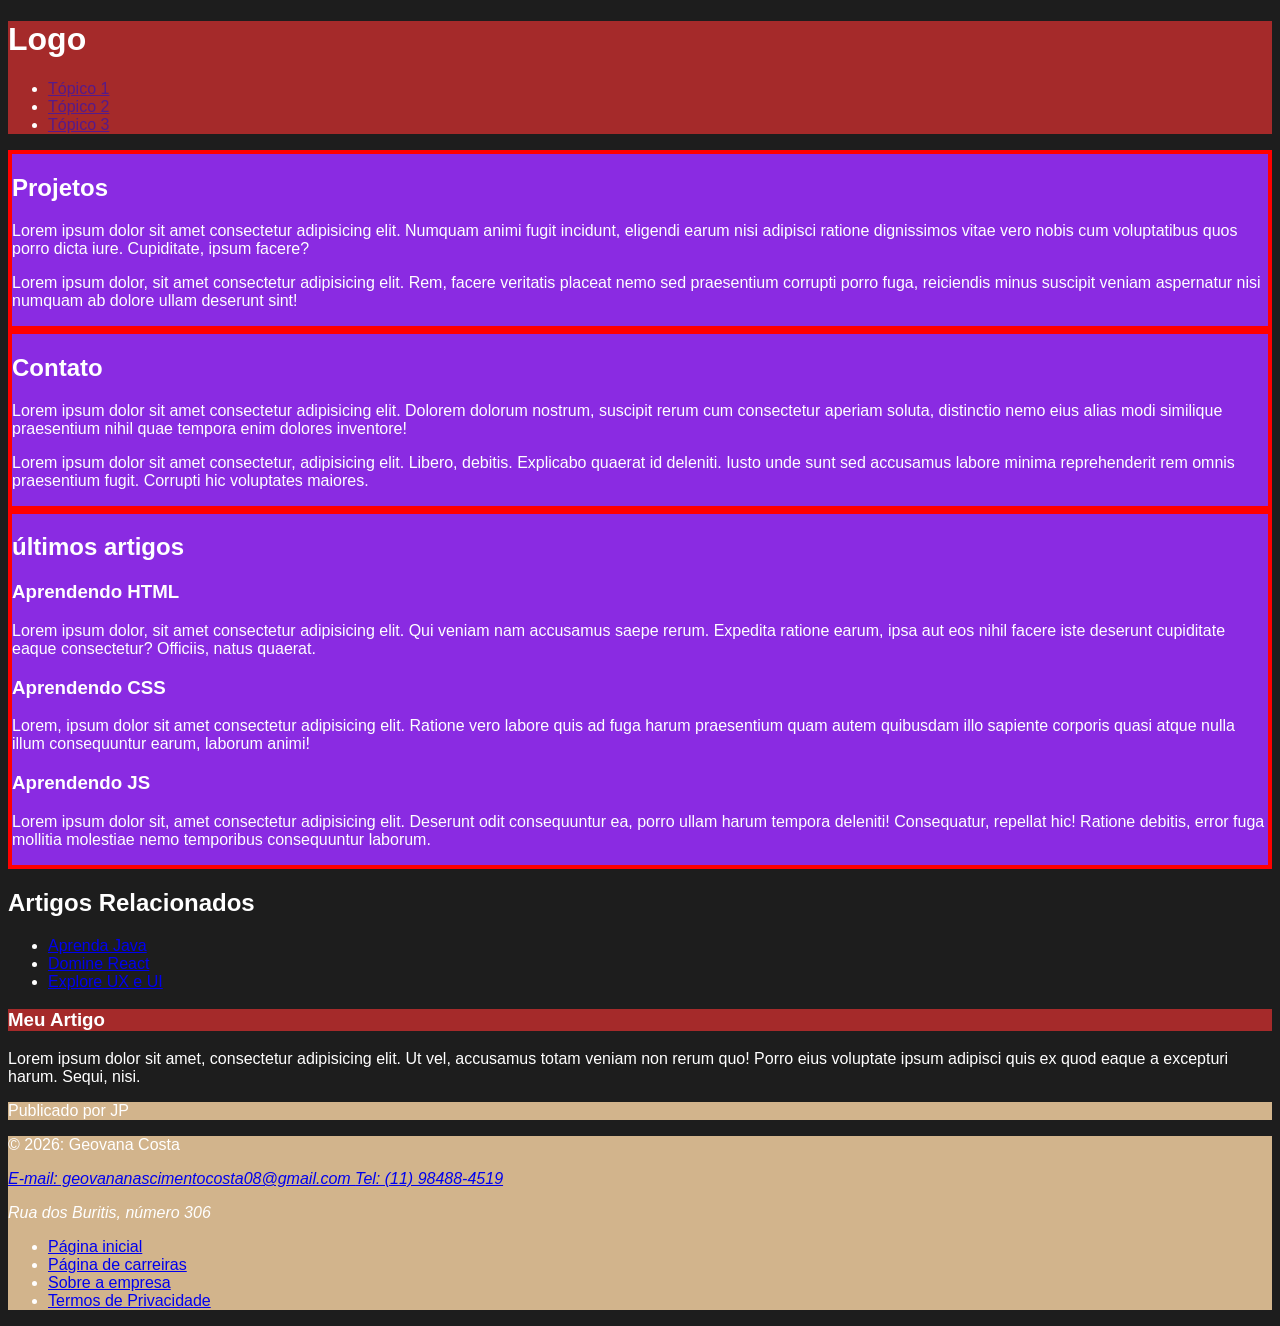
<file: 09-Estrutura Semântica.html>
<!DOCTYPE html>
<html lang="pt-br">

<head>
    <meta charset="UTF-8">
    <meta name="viewport" content="width=device-width, initial-scale=1.0">
    <meta name="description" content="Conteúdo que aborda estrutura semântica">
    <title>Sobre estrutura semântica</title>

<style>
body {
background-color: #1d1d1d;
font-family: sans-serif;
color: white;
}

header{
    background-color: brown;
}

section{
   border: 4px solid red ; 
   background-color: blueviolet;
   padding: 20 px ;
}

footer{
    background-color: tan;
}

</style> 


</head>


<body>
    <!-- cabeçalho de uma página ou de uma seção. -->
    <header>
        <!-- header: cabeçalho do site (sobre, veja mais) -->
<h1>  Logo </h1>
<!-- nav/navegation: área de navegação -->

<nav>   
<!-- Agrupamos os itens de navegação dentro de uma lista por conta da acessibilidade -->

<ul>
<li> <a href="">Tópico 1</a></li>
<li> <a href="">Tópico 2</a></li>
<li> <a href="">Tópico 3</a>  </li>

</ul>


<!-- a href home
 ... sobre 
 .... contato -->
</nav>

    </header>
<!-- main: conteúdo principal que o usuário irá consumir --> 


<main>

<section>
    <h2> Projetos </h2>
    <p> Lorem ipsum dolor sit amet consectetur adipisicing elit. Numquam animi fugit incidunt, eligendi earum nisi adipisci ratione dignissimos vitae vero nobis cum voluptatibus quos porro dicta iure. Cupiditate, ipsum facere?   </p>

    <p>Lorem ipsum dolor, sit amet consectetur adipisicing elit. Rem, facere veritatis placeat nemo sed praesentium corrupti porro fuga, reiciendis minus suscipit veniam aspernatur nisi numquam ab dolore ullam deserunt sint!</p>
</section>

<section> 
    <!-- section - representa uma seção temática de conteúdo -->
<h2>Contato</h2>
<p>Lorem ipsum dolor sit amet consectetur adipisicing elit. Dolorem dolorum nostrum, suscipit rerum cum consectetur aperiam soluta, distinctio nemo eius alias modi similique praesentium nihil quae tempora enim dolores inventore!</p>

<p>Lorem ipsum dolor sit amet consectetur, adipisicing elit. Libero, debitis. Explicabo quaerat id deleniti. Iusto unde sunt sed accusamus labore minima reprehenderit rem omnis praesentium fugit. Corrupti hic voluptates maiores.</p>
</section>


<section>
    <h2> últimos artigos </h2>

    <article>
        <h3> Aprendendo HTML</h3>
        <p>Lorem ipsum dolor, sit amet consectetur adipisicing elit. Qui veniam nam accusamus saepe rerum. Expedita ratione earum, ipsa aut eos nihil facere iste deserunt cupiditate eaque consectetur? Officiis, natus quaerat.</p>
    </article>

    <article>
        <h3>Aprendendo CSS</h3>
        <p>Lorem, ipsum dolor sit amet consectetur adipisicing elit. Ratione vero labore quis ad fuga harum praesentium quam autem quibusdam illo sapiente corporis quasi atque nulla illum consequuntur earum, laborum animi!</p>
    </article>

    <article>
        <h3> Aprendendo JS </h3>
        <p>Lorem ipsum dolor sit, amet consectetur adipisicing elit. Deserunt odit consequuntur ea, porro ullam harum tempora deleniti! Consequatur, repellat hic! Ratione debitis, error fuga mollitia molestiae nemo temporibus consequuntur laborum.</p>
    </article>

</section>

<aside>
    <h2> Artigos Relacionados</h2>
<nav>
    <ul>
        <li> <a href="aprenda-java.html"> Aprenda Java</a></li>
        <li> <a href="domine-react.html"> Domine React</a> </li>
        <li> <a href="explore-ux-ui.html"> Explore UX e UI  </a></li>
    </ul>
</nav>

<article>
<header>
    <h3> Meu Artigo </h3>
</header>

<p>Lorem ipsum dolor sit amet, consectetur adipisicing elit. Ut vel, accusamus totam veniam non rerum quo! Porro eius voluptate ipsum adipisci quis ex quod eaque a excepturi harum. Sequi, nisi.</p>

<footer>
    <p>Publicado por JP</p>
</footer>

</article>

</aside>
</main>
<!-- footer: representra o rodapé de uma página ou sessão. -->
<footer>
 <p> &copy; 2026: Geovana Costa </p> 

 <address>
<a href="mailto:geovananascimentocosta08@gmail.com"> E-mail: geovananascimentocosta08@gmail.com  </a>

<a href="tel:+5511984884519"> Tel: (11) 98488-4519 </a>
<p> Rua dos Buritis, número 306</p>

 </address>

<nav>
<ul>
<li> <a href="/">Página inicial</a>   </li>
<li> <a href="/"> Página de carreiras </a>  </li>
<li> <a href="/"> Sobre a empresa</a> </li>
<li> <a href="/">Termos de Privacidade</a> </li>
</ul>


</nav>

</footer>

</body>
</html>
</file>
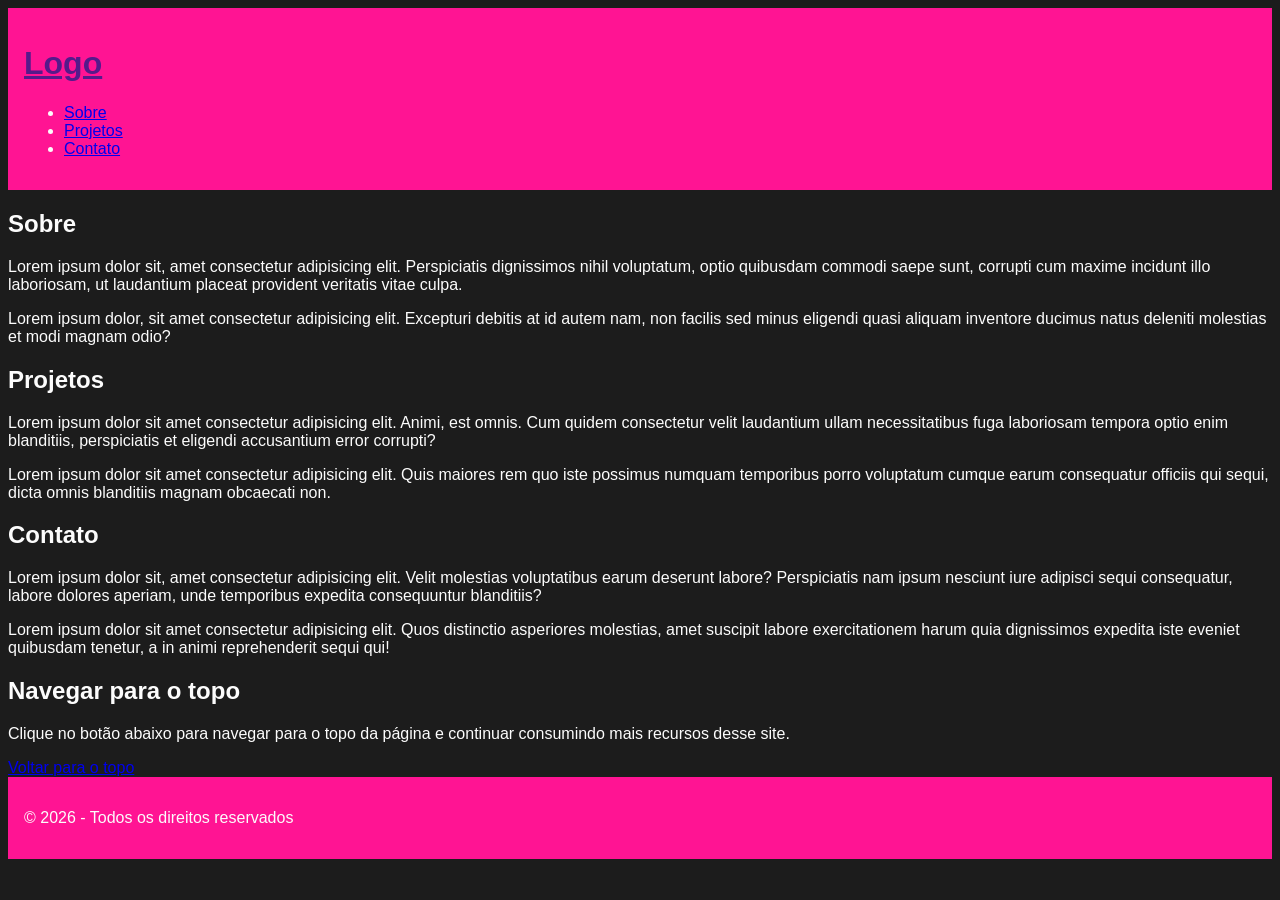
<file: 10-navecao-linear.html>
<!DOCTYPE html>
<html lang="pt-br">
<head>
    <meta charset="UTF-8">
    <meta name="viewport" content="width=device-width, initial-scale=1.0">
    <meta name="description" content="Conteúdo que aborda sobre navegação" >
    <title>Navegação Vertical</title>

<style>
html {
    scroll-behavior: smooth;
}
/* html scroll-behavior para voltar ao topo não ser agressiva. */
/* inicia-se a pintar pelo "body" */
body {
background-color: #1c1c1c;
color: #fcfcfc;
font-family: sans-serif;
}

header, footer {
background-color: deeppink;
padding: 1rem;
}
</style>
</head>

<body id="topo" >
    <header>
    <h1> <a href=""> Logo </a></h1>  

    <nav>
        <ul>
            <!-- os ids são conhecidos por # -->
            <li> <a href="#sobre"> Sobre </a>  </li>
            <li> <a href="#projetos"> Projetos </a>  </li>
            <li> <a href="#contatos">  Contato </a> </li>
        </ul>
    </nav>  
    </header>
<!-- Main: conteúdo principal -->
<main> 
<section id="sobre" >
<h2> Sobre </h2>

<p> Lorem ipsum dolor sit, amet consectetur adipisicing elit. Perspiciatis dignissimos nihil voluptatum, optio quibusdam commodi saepe sunt, corrupti cum maxime incidunt illo laboriosam, ut laudantium placeat provident veritatis vitae culpa.</p>

<p>Lorem ipsum dolor, sit amet consectetur adipisicing elit. Excepturi debitis at id autem nam, non facilis sed minus eligendi quasi aliquam inventore ducimus natus deleniti molestias et modi magnam odio?</p>
</section>

<section id="projetos" >
    <h2> Projetos  </h2>
<p>Lorem ipsum dolor sit amet consectetur adipisicing elit. Animi, est omnis. Cum quidem consectetur velit laudantium ullam necessitatibus fuga laboriosam tempora optio enim blanditiis, perspiciatis et eligendi accusantium error corrupti?</p>

<p> Lorem ipsum dolor sit amet consectetur adipisicing elit. Quis maiores rem quo iste possimus numquam temporibus porro voluptatum cumque earum consequatur officiis qui sequi, dicta omnis blanditiis magnam obcaecati non. </p>
</section>

<section id="contato" > 
    <h2> Contato </h2>
<p> Lorem ipsum dolor sit, amet consectetur adipisicing elit. Velit molestias voluptatibus earum deserunt labore? Perspiciatis nam ipsum nesciunt iure adipisci sequi consequatur, labore dolores aperiam, unde temporibus expedita consequuntur blanditiis? </p>

<p> Lorem ipsum dolor sit amet consectetur adipisicing elit. Quos distinctio asperiores molestias, amet suscipit labore exercitationem harum quia dignissimos expedita iste eveniet quibusdam tenetur, a in animi reprehenderit sequi qui! </p>
</section>

<section>
    <h2> Navegar para o topo </h2>

    <p> Clique no botão abaixo para navegar para o topo da página e continuar consumindo mais recursos desse site.  </p>

<a href="#topo"> Voltar para o topo</a>

</section>

</main>

<footer>
<p> &copy; 2026 - Todos os direitos reservados </p>
</footer>

</body>
</html>
</file>
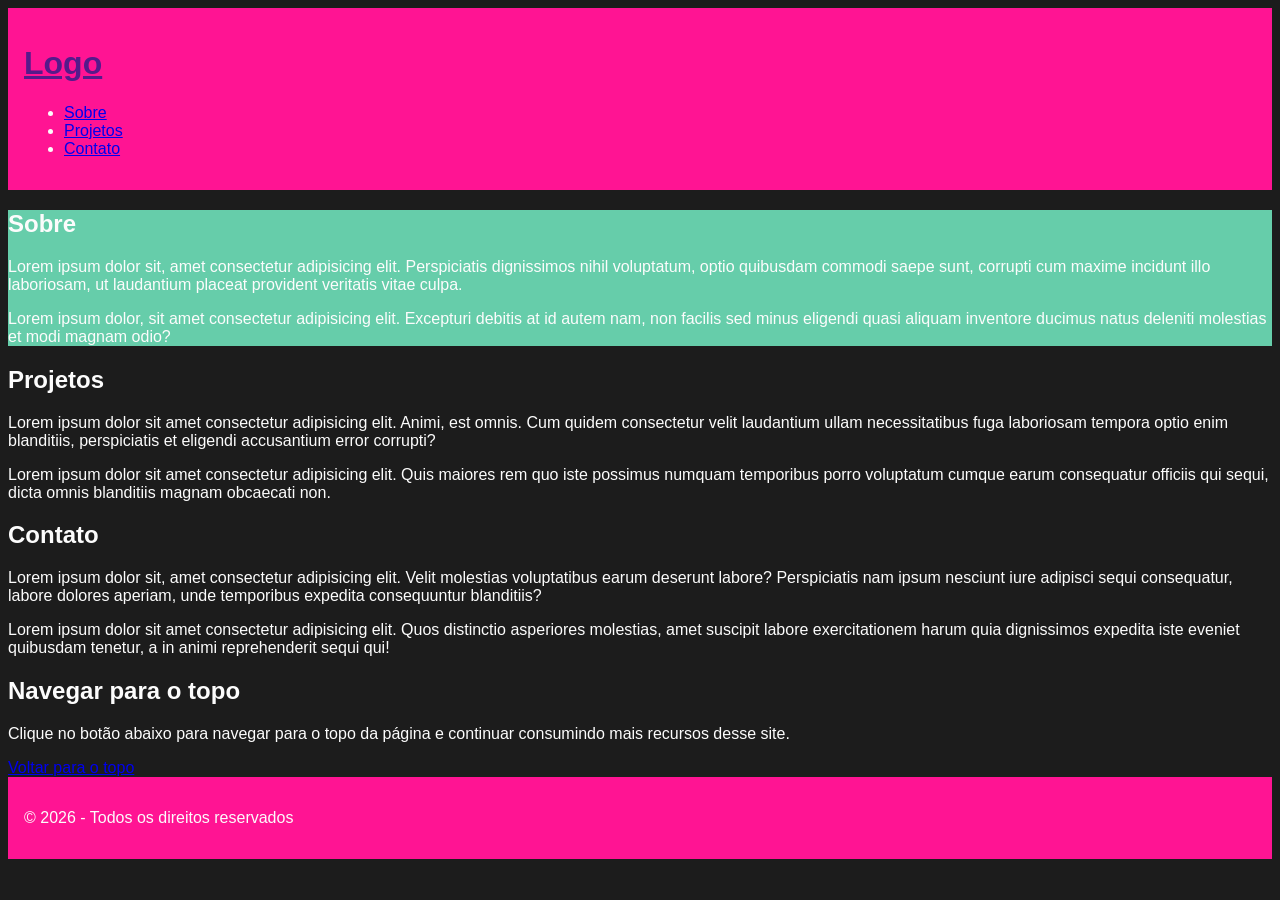
<file: 10-navecao-vertical.html>
<!DOCTYPE html>
<html lang="pt-br">
<head>
    <meta charset="UTF-8">
    <meta name="viewport" content="width=device-width, initial-scale=1.0">
    <meta name="description" content="Conteúdo que aborda sobre navegação" >
    <title>Navegação Vertical</title>

<style>
html {
    scroll-behavior: smooth;
}
/* html scroll-behavior para voltar ao topo não ser agressiva. */
/* inicia-se a pintar pelo "body" */
body {
background-color: #1c1c1c;
color: #fcfcfc;
font-family: sans-serif;
}

header, footer {
background-color: deeppink;
padding: 1rem;
}

#sobre { background-color: mediumaquamarine;
}

</style>
</head>

<body id="topo" >
    <header>
    <h1> <a href=""> Logo </a></h1>  

    <nav>
        <ul>
            <!-- os ids são conhecidos por # -->
            <li> <a href="#sobre"> Sobre </a>  </li>
            <li> <a href="#projetos"> Projetos </a>  </li>
            <li> <a href="#contatos">  Contato </a> </li>
        </ul>
    </nav>  
    </header>
<!-- Main: conteúdo principal -->
<main> 
<section id="sobre" >
<h2> Sobre </h2>

<p> Lorem ipsum dolor sit, amet consectetur adipisicing elit. Perspiciatis dignissimos nihil voluptatum, optio quibusdam commodi saepe sunt, corrupti cum maxime incidunt illo laboriosam, ut laudantium placeat provident veritatis vitae culpa.</p>

<p>Lorem ipsum dolor, sit amet consectetur adipisicing elit. Excepturi debitis at id autem nam, non facilis sed minus eligendi quasi aliquam inventore ducimus natus deleniti molestias et modi magnam odio?</p>
</section>

<section id="projetos" >
    <h2> Projetos  </h2>
<p>Lorem ipsum dolor sit amet consectetur adipisicing elit. Animi, est omnis. Cum quidem consectetur velit laudantium ullam necessitatibus fuga laboriosam tempora optio enim blanditiis, perspiciatis et eligendi accusantium error corrupti?</p>

<p> Lorem ipsum dolor sit amet consectetur adipisicing elit. Quis maiores rem quo iste possimus numquam temporibus porro voluptatum cumque earum consequatur officiis qui sequi, dicta omnis blanditiis magnam obcaecati non. </p>
</section>

<section id="contato" > 
    <h2> Contato </h2>
<p> Lorem ipsum dolor sit, amet consectetur adipisicing elit. Velit molestias voluptatibus earum deserunt labore? Perspiciatis nam ipsum nesciunt iure adipisci sequi consequatur, labore dolores aperiam, unde temporibus expedita consequuntur blanditiis? </p>

<p> Lorem ipsum dolor sit amet consectetur adipisicing elit. Quos distinctio asperiores molestias, amet suscipit labore exercitationem harum quia dignissimos expedita iste eveniet quibusdam tenetur, a in animi reprehenderit sequi qui! </p>
</section>

<section>
    <h2> Navegar para o topo </h2>

    <p> Clique no botão abaixo para navegar para o topo da página e continuar consumindo mais recursos desse site.  </p>

<a href="#topo"> Voltar para o topo</a>

</section>

</main>

<footer>
<p> &copy; 2026 - Todos os direitos reservados </p>
</footer>

</body>
</html>
</file>
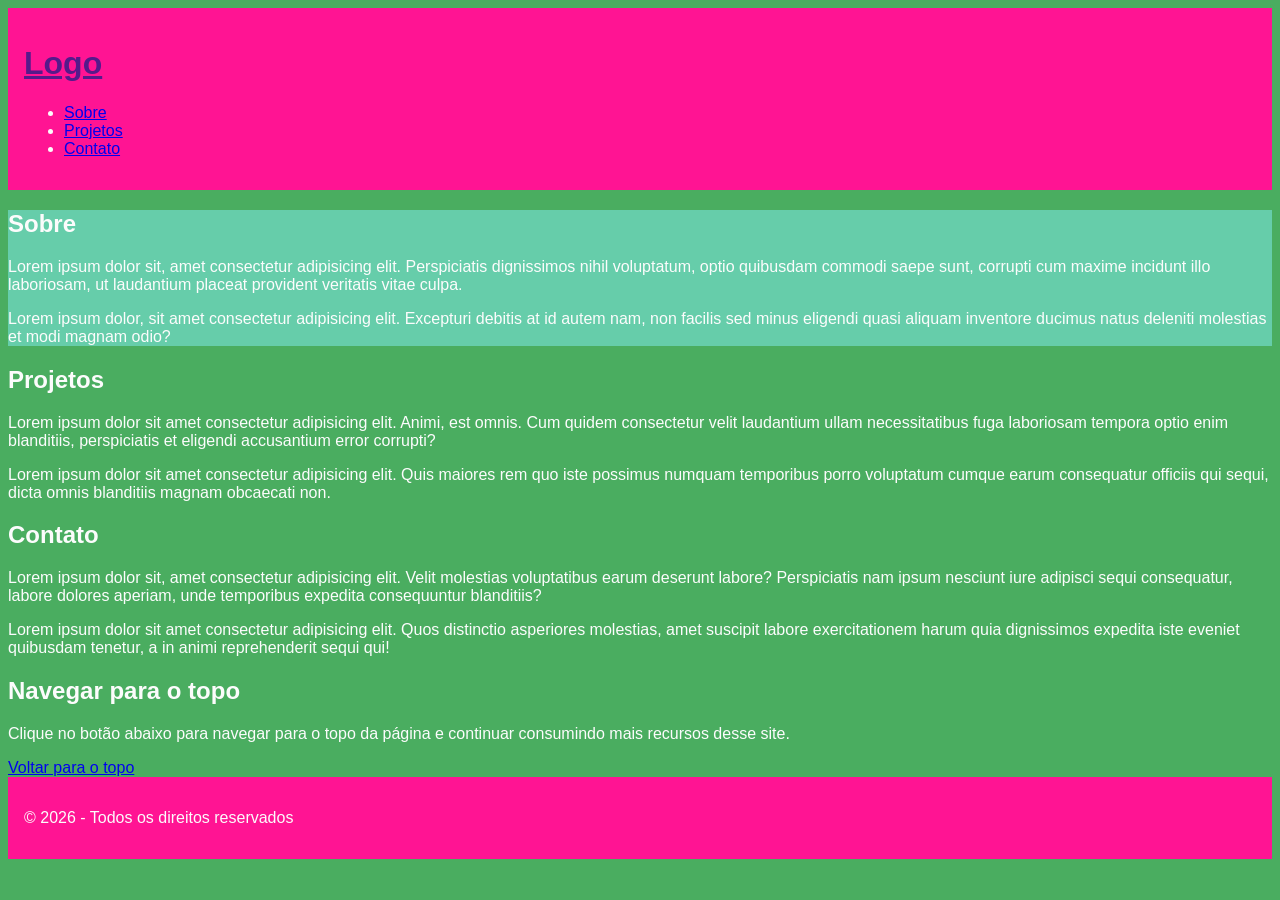
<file: 10-navegacao-vertical.html>
<!DOCTYPE html>
<html lang="pt-br">
<head>
    <meta charset="UTF-8">
    <meta name="viewport" content="width=device-width, initial-scale=1.0">
    <meta name="description" content="Conteúdo que aborda sobre navegação" >
    <title>Navegação Vertical</title>

<style>
html {
    scroll-behavior: smooth;
}
/* html scroll-behavior para voltar ao topo não ser agressiva. */
/* inicia-se a pintar pelo "body" */
body {
background-color: #4aad60;
color: #fcfcfc;
font-family: sans-serif;
}

header, footer {
background-color: deeppink;
padding: 1rem;
}

#sobre { background-color: mediumaquamarine;
}

</style>
</head>

<body id="topo" >
    <header>
    <h1> <a href=""> Logo </a></h1>  

    <nav>
        <ul>
            <!-- os ids são conhecidos por # -->
            <li> <a href="#sobre"> Sobre </a>  </li>
            <li> <a href="#projetos"> Projetos </a>  </li>
            <li> <a href="#contatos">  Contato </a> </li>
        </ul>
    </nav>  
    </header>
<!-- Main: conteúdo principal -->
<main> 
<section id="sobre" >
<h2> Sobre </h2>

<p> Lorem ipsum dolor sit, amet consectetur adipisicing elit. Perspiciatis dignissimos nihil voluptatum, optio quibusdam commodi saepe sunt, corrupti cum maxime incidunt illo laboriosam, ut laudantium placeat provident veritatis vitae culpa.</p>

<p>Lorem ipsum dolor, sit amet consectetur adipisicing elit. Excepturi debitis at id autem nam, non facilis sed minus eligendi quasi aliquam inventore ducimus natus deleniti molestias et modi magnam odio?</p>
</section>

<section id="projetos" >
    <h2> Projetos  </h2>
<p>Lorem ipsum dolor sit amet consectetur adipisicing elit. Animi, est omnis. Cum quidem consectetur velit laudantium ullam necessitatibus fuga laboriosam tempora optio enim blanditiis, perspiciatis et eligendi accusantium error corrupti?</p>

<p> Lorem ipsum dolor sit amet consectetur adipisicing elit. Quis maiores rem quo iste possimus numquam temporibus porro voluptatum cumque earum consequatur officiis qui sequi, dicta omnis blanditiis magnam obcaecati non. </p>
</section>

<section id="contato" > 
    <h2> Contato </h2>
<p> Lorem ipsum dolor sit, amet consectetur adipisicing elit. Velit molestias voluptatibus earum deserunt labore? Perspiciatis nam ipsum nesciunt iure adipisci sequi consequatur, labore dolores aperiam, unde temporibus expedita consequuntur blanditiis? </p>

<p> Lorem ipsum dolor sit amet consectetur adipisicing elit. Quos distinctio asperiores molestias, amet suscipit labore exercitationem harum quia dignissimos expedita iste eveniet quibusdam tenetur, a in animi reprehenderit sequi qui! </p>
</section>

<section>
    <h2> Navegar para o topo </h2>

    <p> Clique no botão abaixo para navegar para o topo da página e continuar consumindo mais recursos desse site.  </p>

<a href="#topo"> Voltar para o topo</a>

</section>

</main>

<footer>
<p> &copy; 2026 - Todos os direitos reservados </p>
</footer>

</body>
</html>
</file>
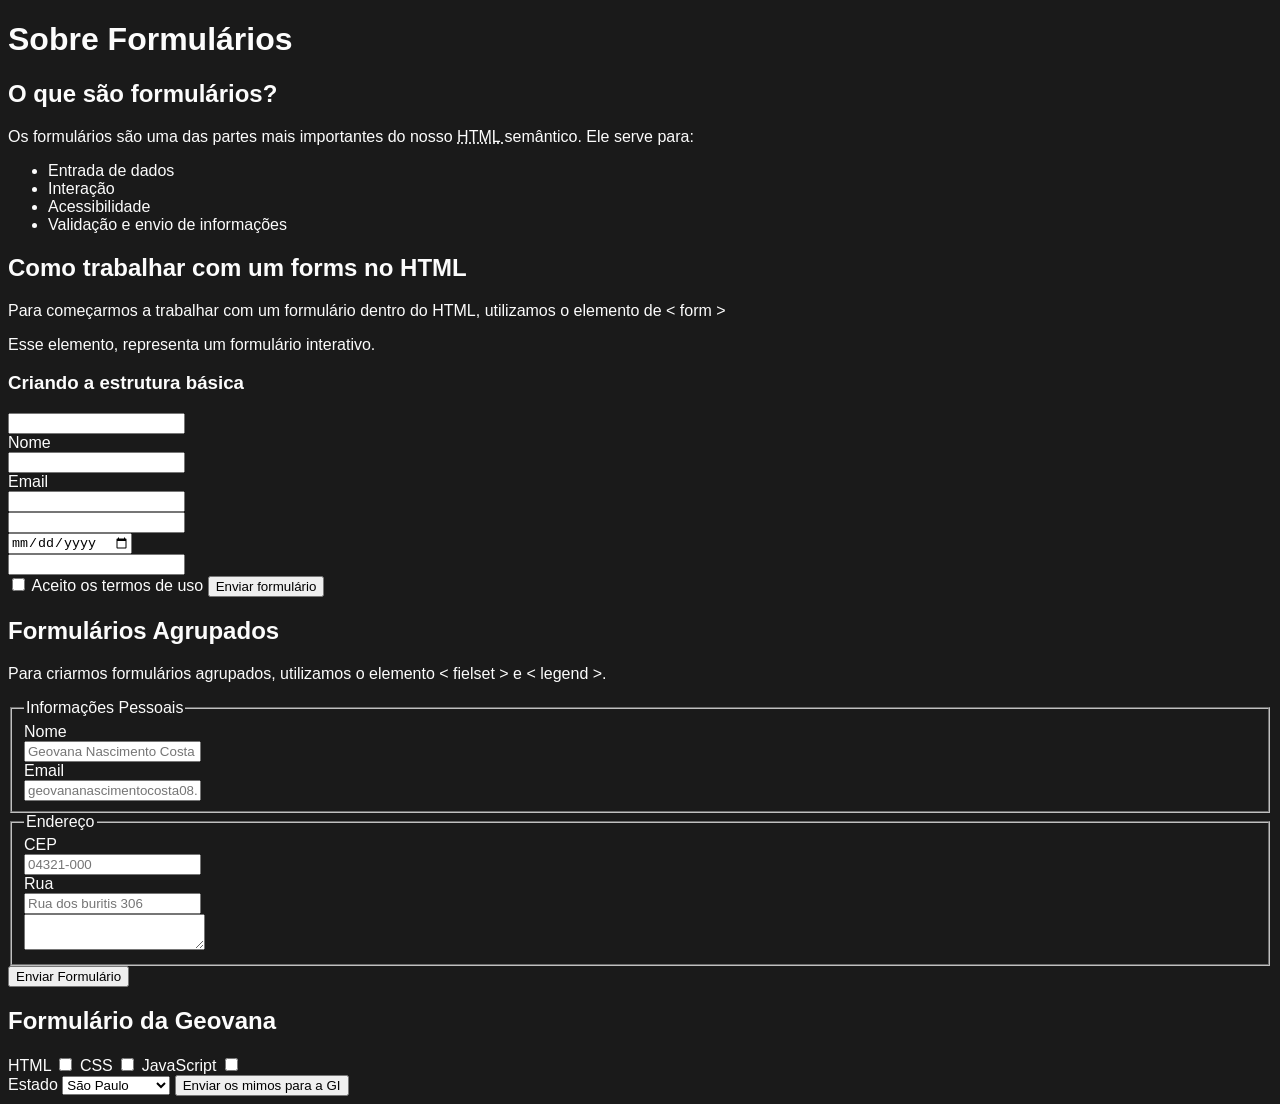
<file: 11-formulários.html>
<!DOCTYPE html>
<html lang="pt-br">
<head>
    <meta charset="UTF-8">
    <meta name="viewport" content="width=device-width, initial-scale=1.0">
    <title>Sobre Formulários | HTML </title>

<style>
body {
    background-color: #1a1a1a;
    color: #fcfcfc;
    font-family: sans-serif;
}

</style>

</head>
<body>
    <header>
<h1> Sobre Formulários </h1>

<main>
<section>
    <h2> O que são formulários?  </h2>
<p> Os formulários são uma das partes mais importantes do nosso <abbr title="HyperText Markup Language"> HTML </abbr> semântico. Ele serve para: </p>
<ul>
<li>  Entrada de dados </li>
<li>Interação</li>
<li>Acessibilidade</li>
<li>Validação e envio de informações</li>
</ul>
</section>

<section>
    <h2> Como trabalhar com um forms no HTML </h2>
    <p>Para começarmos a trabalhar com um formulário dentro do HTML, utilizamos o elemento de &lt; form &gt; </p>
<p> Esse elemento, representa um formulário interativo. </p>

<h3> Criando a estrutura básica </h3>

<form>  
    <!-- Exemplo básico -->
    <input type="text"> <br>

<label for="nome"> Nome </label> <br>

<input type="text" name="nome" id="nome"> <br>
<!-- br: para quebrar linhas -->
<label for="email"> Email </label> <br>

    <input type="email" name="" id="email"> <br>

    <input type="password" name="" id=""> <br>

    <input type="date" name="" id=""> <br>

    <input type="tel" name="" id=""> <br>
    
<label>
<input type="checkbox" name="" id=""> 
Aceito os termos de uso
</label>
<button> 
Enviar formulário
</button>
</form>
</section>

<section>
<h2> Formulários Agrupados </h2>
<p> Para criarmos formulários agrupados, utilizamos o elemento &lt; fielset &gt; e &lt; legend &gt;. </p>
<form action="">
    <fieldset>

        <legend> Informações Pessoais </legend>
        <label for="nome-cadastro">Nome</label> <br>
        <input type="text" name="nome-cadastro" id="nome-cadastro" placeholder="Geovana Nascimento Costa" required > <br>

<label for="email-cadastro">Email</label> <br>
<input type="email-cadastro" name="email-cadastro" id="email-cadastro" placeholder="geovananascimentocosta08.com" > <br>
   </fieldset>

<fieldset>
<legend> Endereço  </legend>

<label for="cep">CEP</label> <br>
<input type="text" name="cep" id="cep" placeholder="04321-000" > <br>

<label for="rua">Rua</label> <br>
<input type="text" name="rua" id="rua"  placeholder="Rua dos buritis 306" > <br>

<textarea name="" id="" maxlength="60" ></textarea>

</fieldset>
<button> Enviar Formulário </button>

<section>
    <h2> Formulário da Geovana </h2>
<form>

<label for="html">HTML</label>
<input type="checkbox" name="html" id="html" required  >

<label for="css"> CSS </label>
<input type="checkbox" name="css" id="css" required >

<label for="javascript">JavaScript</label>
<input type="checkbox" name="javascript" id="javascript" required > <br>

<label for="estado"> Estado </label>
<select name="estado" id="estado">
<option value="sp"> São Paulo </option>
<option value="rj"> Rio de Janeiro </option>
<option value="mg">Minas Gerais</option>
</select>


<button type="submit">  Enviar os mimos para a GI  </button>
</form>
</section>

</form>
</section>


</main>

</header>
</body>
</html>

<!-- não pode haver id semelhantes  -->
</file>
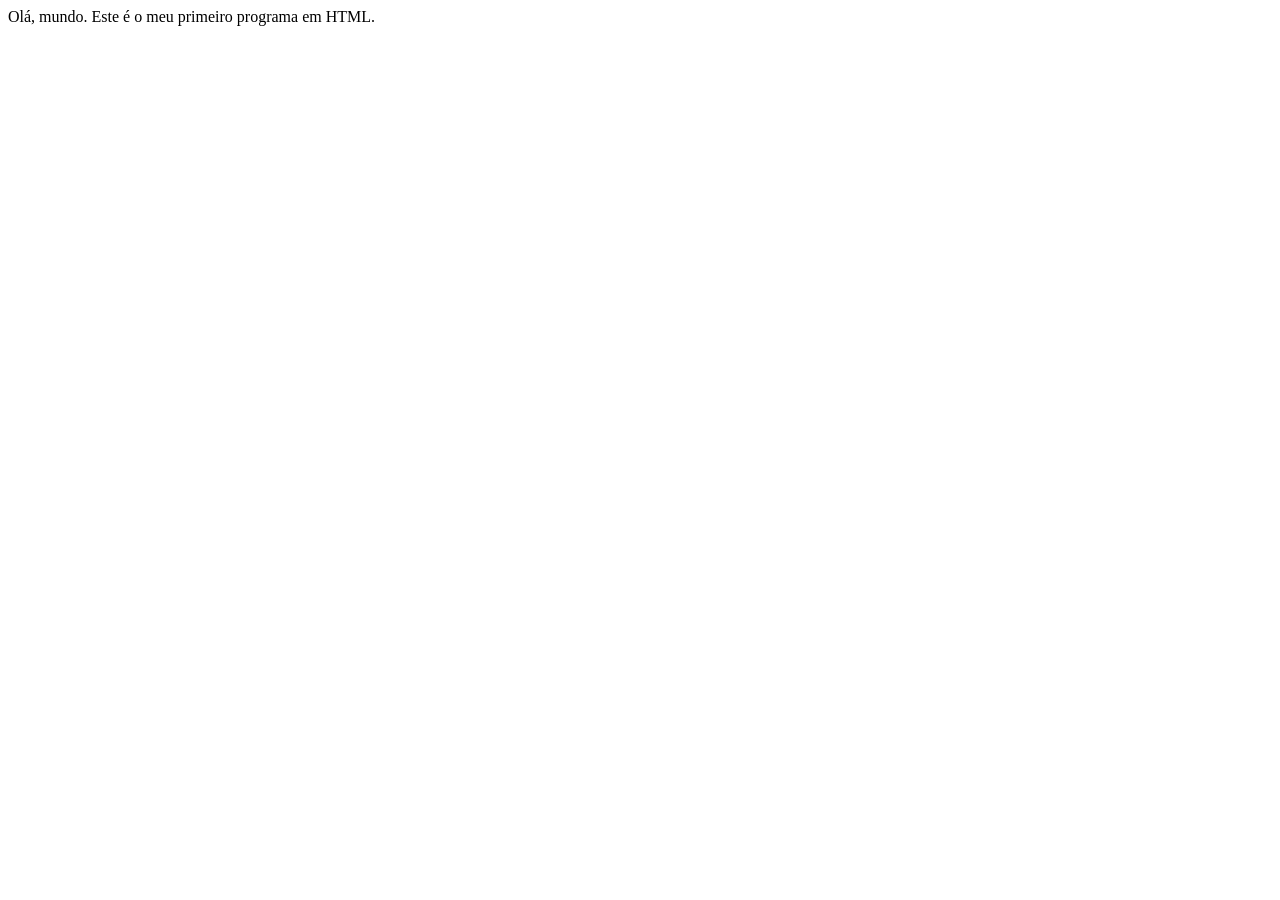
<file: ola-mundo.html>
<!-- DOCTYPE - serve para indicar para os navegadores qual a versão e qual o padrão de HTML está sendo usado
 --><!DOCTYPE html>

 <!-- HTML - Elemento raiz. Tudo que pertence ao documento HTML fica dentro dele -->
 
 <!-- LANG/language(idioma) = Atributo responsável pela linguagem do conteúdo do site. Além disso, tem um impacto muito grande na acessibilidade e SEO -->
 <html lang="pt-br">


 <head>
   
   <!-- charset = essa configuração serve para indicar ao navegador qual padrão/codificação de caracteres usar. Isso permite, utilizar palavras com acentos, caracteres especiais e emojis. -->
    <meta charset="UTF-8">
   
   <!-- Viewport irá definir a tela se será no computador ou celular. scale será o zoom. -->
    <meta name="viewport" content="width=device-width, initial-scale=1.0">
   
    <!-- title/título = Representa o título que aparece na aba do navegador para o usuário. -->
    <title> Olá mundo </title>
</head>

<!-- head -página/ body - conteúdo da página -->
<!-- tudo o que estiver visível na tela, é de responsabilidade do "body" -->
<body>
    Olá, mundo. Este é o meu primeiro programa em HTML.
</body>

</html>
</file>
<file: style.css>
* {
    box-sizing: border-box;
}


 body {
    margin: 0;
    padding: 40px 20px;
    background-color: #fdf5f7;
    color: #d3769a;
    font-family: Arial, Helvetica, sans-serif;
}

main {
    max-width: 850px;
    margin: 0 auto;
}

h1 {
    text-align: center;
    color: #c94f70;
    font-size: 28px;
    line-height: 1.4;
    margin: 0 auto 30px;
    padding: 30px 40px;
    background-color: #fce7ed;
    border-radius: 16px;
    max-width: 850px;
}

form {
    background-color: #ffffff;
    padding: 30px;
    border-radius: 18px;
    box-shadow: 0 8px 25px rgba(0, 0, 0, 0.08);
}

fieldset {
    border: 1px solid #ead5dc;
    border-radius: 12px;
    padding: 20px;
    margin-bottom: 20px;
    background-color: #fff;
}

legend {
    font-size: 18px;
    font-weight: bold;
    color: #c94f70;
    padding: 0 8px;
}

p {
    color: #666;
    margin-top: 5px;
}

/* Opções */

label {
    display: block;
    padding: 12px 15px;
    margin: 8px 0;
    border: 1px solid #ead5dc;
    border-radius: 8px;
    cursor: pointer;
    transition: 0.2s;
    background-color: #ffffff;
    color: #333333 !important;
}

label input {
    color: #333333;
}


label:hover {
    background-color: #fff0f4;
    border-color: #d96b88;
}

/* Botão */

button {
    display: block;
    width: 100%;
    padding: 14px;
    margin-top: 10px;
    border: none;
    border-radius: 10px;
    background-color: #c94f70;
    color: white;
    font-size: 16px;
    font-weight: bold;
    cursor: pointer;
    transition: 0.2s;
}

button:hover {
    background-color: #a93d5b;
}

.produto-info {
    margin: 5px 0 20px;
    padding: 12px 16px;
    background-color: #fff5f7;
    border-left: 4px solid #e8a0b2;
    border-radius: 6px;
}

.produto-info p {
    margin: 0;
    color: #555555;
    font-size: 14px;
    line-height: 1.6;
}

html,
body {
    background-color: #e5e5e5 !important;
}
</file>
